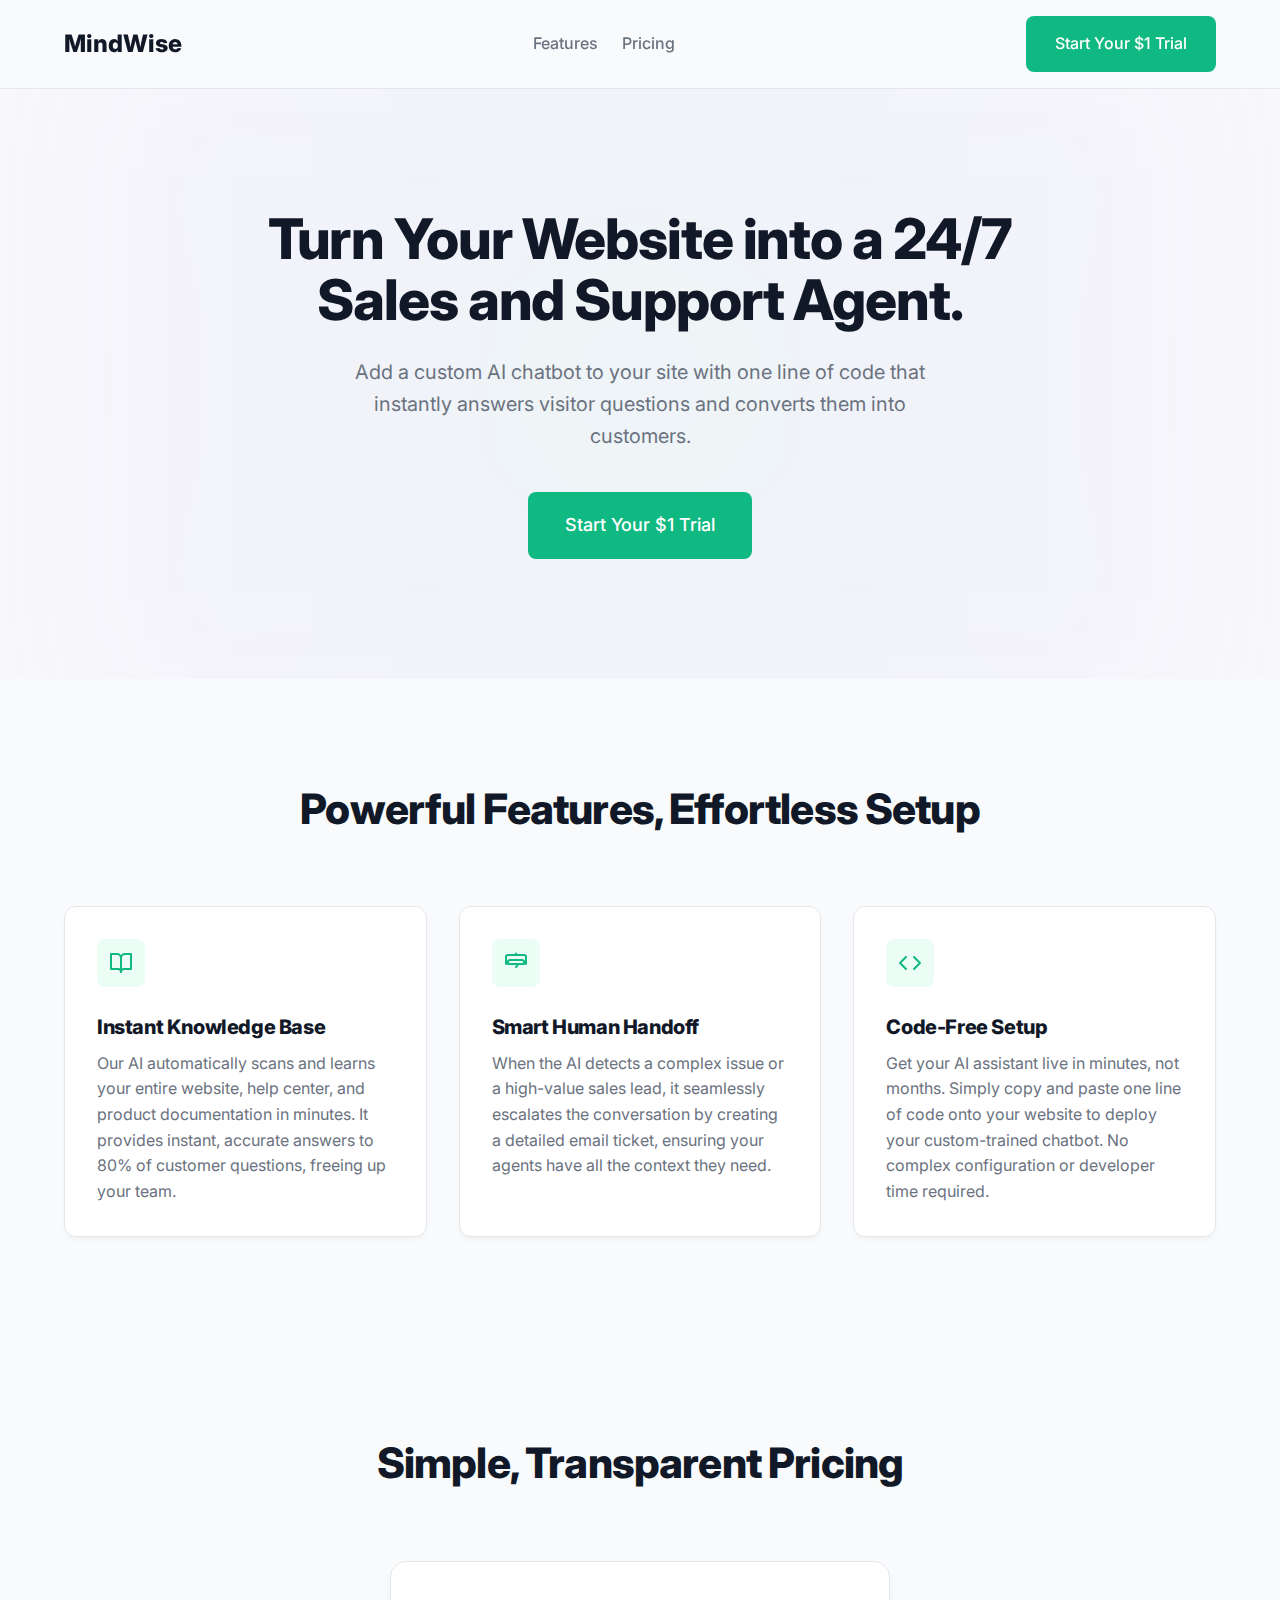
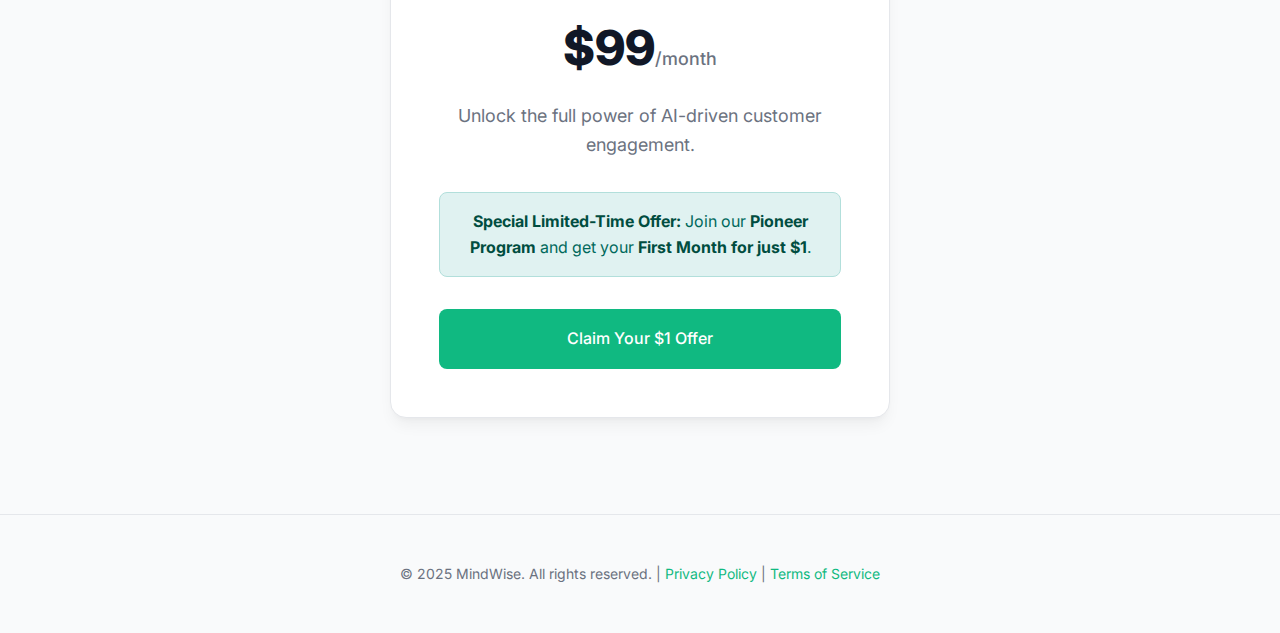
<file: index.html>
<!DOCTYPE html>
<html lang="en">
<head>
    <meta charset="UTF-8">
    <meta name="viewport" content="width=device-width, initial-scale=1.0">
    <title>MindWise | AI Chatbot for Your Website</title>
    <link rel="apple-touch-icon" sizes="180x180" href="/apple-touch-icon.png">
    <link rel="icon" type="image/png" sizes="32x32" href="/favicon-32x32.png">
    <link rel="icon" type="image/png" sizes="16x16" href="/favicon-16x16.png">
    <link rel="manifest" href="/site.webmanifest"> 
    <link rel="preconnect" href="https://fonts.googleapis.com">
    <link rel="preconnect" href="https://fonts.gstatic.com" crossorigin>
    <link href="https://fonts.googleapis.com/css2?family=Inter:wght@400;500;700;800&display=swap" rel="stylesheet">
    <style>
        /* ---------------------------------- */
        /* ----- Global Styles & Reset ---- */
        /* ---------------------------------- */
        :root {
            --bg-main: #F9FAFB;
            --text-primary: #111827;
            --text-secondary: #6B7280;
            --accent-primary: #10B981;
            --accent-primary-hover: #059669;
            --border-color: #E5E7EB;
            --card-bg: #FFFFFF;
        }

        * {
            margin: 0;
            padding: 0;
            box-sizing: border-box;
        }

        html {
            scroll-behavior: smooth;
        }

        body {
            font-family: 'Inter', -apple-system, BlinkMacSystemFont, "Segoe UI", Roboto, Helvetica, Arial, sans-serif;
            background-color: var(--bg-main);
            color: var(--text-primary);
            line-height: 1.6;
            -webkit-font-smoothing: antialiased;
            -moz-osx-font-smoothing: grayscale;
        }

        /* ---------------------------------- */
        /* ----- Layout & Containers ------ */
        /* ---------------------------------- */
        .container {
            max-width: 1200px;
            margin-left: auto;
            margin-right: auto;
            padding-left: 24px;
            padding-right: 24px;
        }

        main > section {
            padding: 96px 0;
        }

        /* ---------------------------------- */
        /* ----- Typography --------------- */
        /* ---------------------------------- */
        h1, h2, h3 {
            font-weight: 800;
            letter-spacing: -0.02em;
            color: var(--text-primary);
        }

        h1 {
            font-size: 56px;
            line-height: 1.1;
        }

        h2 {
            font-size: 42px;
            text-align: center;
            margin-bottom: 64px;
        }

        h3 {
            font-size: 20px;
            margin-bottom: 8px;
        }

        p {
            color: var(--text-secondary);
            font-size: 18px;
            max-width: 650px; /* Readability */
        }

        .sub-headline {
            font-size: 20px;
            margin-top: 24px;
        }
        
        a {
            color: var(--accent-primary);
            text-decoration: none;
            transition: color 0.2s ease;
        }

        a:hover {
            color: var(--accent-primary-hover);
        }

        /* ---------------------------------- */
        /* ----- Components --------------- */
        /* ---------------------------------- */
        .btn {
            display: inline-block;
            font-size: 16px;
            font-weight: 500;
            padding: 14px 28px;
            border-radius: 8px;
            text-decoration: none;
            cursor: pointer;
            border: 1px solid transparent;
            transition: all 0.2s ease-in-out;
        }

        .btn-primary {
            background-color: var(--accent-primary);
            color: #FFFFFF;
        }

        .btn-primary:hover {
            background-color: var(--accent-primary-hover);
            color: #FFFFFF;
            transform: translateY(-2px);
            box-shadow: 0 4px 12px rgba(0,0,0,0.1);
        }
        
        .btn-secondary {
            background-color: transparent;
            color: var(--text-secondary);
            border: 1px solid var(--border-color);
        }
        
        .btn-secondary:hover {
            background-color: var(--card-bg);
            border-color: #D1D5DB;
        }

        /* ---------------------------------- */
        /* ----- Header / Navigation ------ */
        /* ---------------------------------- */
        .main-header {
            background-color: rgba(249, 250, 251, 0.8);
            backdrop-filter: blur(10px);
            -webkit-backdrop-filter: blur(10px);
            padding: 16px 0;
            border-bottom: 1px solid var(--border-color);
            position: sticky;
            top: 0;
            z-index: 100; 
        }

        .main-header .container {
            display: flex;
            justify-content: space-between;
            align-items: center;
        }

        .logo {
            font-weight: 800;
            font-size: 24px;
            color: var(--text-primary);
        }

        .main-nav ul {
            list-style: none;
            display: flex;
            align-items: center;
            gap: 24px;
        }
        
        .nav-links a {
            color: var(--text-secondary);
            font-weight: 500;
        }
        
        .nav-actions {
            display: flex;
            align-items: center;
            gap: 16px;
        }

        /* ---------------------------------- */
        /* ----- Hero Section ------------- */
        /* ---------------------------------- */
        .hero-section {
            text-align: center;
            padding-top: 120px;
            padding-bottom: 120px;
            position: relative;
            overflow: hidden;
        }

        .hero-content {
            position: relative;
            z-index: 2;
        }

        .hero-section h1 {
            max-width: 800px;
            margin: 0 auto;
        }

        .hero-section .sub-headline {
            max-width: 600px;
            margin-left: auto;
            margin-right: auto;
        }
        
        .hero-section .cta-button {
            margin-top: 40px;
            font-size: 18px;
            padding: 18px 36px;
        }
        
        .background-gradient {
            position: absolute;
            top: 50%;
            left: 50%;
            transform: translate(-50%, -50%);
            width: 1200px;
            height: 800px;
            background: radial-gradient(circle, rgba(16, 185, 129, 0.1), rgba(99, 102, 241, 0.1) 40%, rgba(192, 132, 252, 0.1) 80%);
            filter: blur(100px);
            opacity: 0.5;
            z-index: 1;
        }
        
        /* ---------------------------------- */
        /* ----- Features Section --------- */
        /* ---------------------------------- */
        .features-grid {
            display: grid;
            grid-template-columns: repeat(3, 1fr);
            gap: 32px;
            margin-top: 64px;
        }

        .feature-card {
            background-color: var(--card-bg);
            border: 1px solid var(--border-color);
            border-radius: 12px;
            padding: 32px;
            text-align: left;
            box-shadow: 0 4px 6px -1px rgba(0, 0, 0, 0.03), 0 2px 4px -2px rgba(0, 0, 0, 0.03);
            transition: transform 0.2s ease, box-shadow 0.2s ease;
        }
        
        .feature-card:hover {
            transform: translateY(-5px);
            box-shadow: 0 10px 15px -3px rgba(0, 0, 0, 0.07), 0 4px 6px -4px rgba(0, 0, 0, 0.07);
        }

        .feature-card .icon {
            margin-bottom: 24px;
            background-color: #ECFDF5;
            color: var(--accent-primary);
            width: 48px;
            height: 48px;
            border-radius: 8px;
            display: flex;
            align-items: center;
            justify-content: center;
        }
        
        .feature-card p {
            font-size: 16px;
        }

        /* ---------------------------------- */
        /* ----- Pricing Section ---------- */
        /* ---------------------------------- */
        .pricing-section .container {
            display: flex;
            flex-direction: column;
            align-items: center;
        }
        
        .pricing-card {
            background-color: var(--card-bg);
            border: 1px solid var(--border-color);
            border-radius: 16px;
            padding: 48px;
            max-width: 500px;
            width: 100%;
            text-align: center;
            box-shadow: 0 10px 15px -3px rgba(0, 0, 0, 0.05), 0 4px 6px -4px rgba(0, 0, 0, 0.05);
        }

        .price {
            font-size: 48px;
            font-weight: 800;
            color: var(--text-primary);
        }
        
        .price .period {
            font-size: 18px;
            font-weight: 500;
            color: var(--text-secondary);
        }
        
        .pioneer-offer {
            background-color: #E0F2F1;
            border: 1px solid #B2DFDB;
            color: #00796B;
            border-radius: 8px;
            padding: 16px;
            margin-top: 32px;
            margin-bottom: 32px;
        }
        
        .pioneer-offer strong {
            color: #004D40;
        }
        
        /* ---------------------------------- */
        /* ----- Footer ------------------- */
        /* ---------------------------------- */
        .main-footer {
            padding: 48px 0;
            border-top: 1px solid var(--border-color);
            text-align: center;
        }
        
        .main-footer p {
            font-size: 14px;
            color: var(--text-secondary);
            margin: 0 auto;
        }

        /* ---------------------------------- */
        /* ----- Responsive Design -------- */
        /* ---------------------------------- */
        @media (max-width: 992px) {
            h1 { font-size: 48px; }
            h2 { font-size: 36px; }
        }

        @media (max-width: 768px) {
            main > section {
                padding: 64px 0;
            }
            
            h1 { font-size: 36px; }
            h2 { font-size: 30px; margin-bottom: 48px; }
            
            .main-nav { display: none; } /* Simple responsive approach */

            .features-grid {
                grid-template-columns: 1fr;
                gap: 24px;
            }

            .pricing-card {
                padding: 32px;
            }
        }

    </style>
</head>
<body>

    <!-- ======================= -->
    <!--      Header             -->
    <!-- ======================= -->
    <header class="main-header">
        <div class="container">
            <a href="#" class="logo">MindWise</a>
            <nav class="main-nav">
                <ul>
                    <li class="nav-links"><a href="#features">Features</a></li>
                    <li class="nav-links"><a href="pricing.html">Pricing</a></li>
                </ul>
            </nav>
            <div class="nav-actions">
                <a href="register.html" class="btn btn-primary">Start Your $1 Trial</a>
            </div>
        </div>
    </header>

    <main>

        <!-- ======================= -->
        <!--      Hero Section       -->
        <!-- ======================= -->
        <section class="hero-section" id="hero">
            <div class="background-gradient"></div>
            <div class="container">
                <div class="hero-content">
                    <h1>Turn Your Website into a 24/7 Sales and Support Agent.</h1>
                    <p class="sub-headline">Add a custom AI chatbot to your site with one line of code that instantly answers visitor questions and converts them into customers.</p>
                    <a href="register.html" class="btn btn-primary cta-button">Start Your $1 Trial</a>
                </div>
            </div>
        </section>

        <!-- ======================= -->
        <!--    Features Section     -->
        <!-- ======================= -->
        <section class="features-section" id="features">
            <div class="container">
                <h2>Powerful Features, Effortless Setup</h2>
                <div class="features-grid">
                    <!-- Feature 1 -->
                    <div class="feature-card">
                        <div class="icon">
                            <svg xmlns="http://www.w3.org/2000/svg" width="24" height="24" viewBox="0 0 24 24" fill="none" stroke="currentColor" stroke-width="2" stroke-linecap="round" stroke-linejoin="round"><path d="M2 3h6a4 4 0 0 1 4 4v14a3 3 0 0 0-3-3H2z"></path><path d="M22 3h-6a4 4 0 0 0-4 4v14a3 3 0 0 1 3-3h7z"></path></svg>
                        </div>
                        <h3>Instant Knowledge Base</h3>
                        <p>Our AI automatically scans and learns your entire website, help center, and product documentation in minutes. It provides instant, accurate answers to 80% of customer questions, freeing up your team.</p>
                    </div>
                    <!-- Feature 2 -->
                    <div class="feature-card">
                        <div class="icon">
                            <svg xmlns="http://www.w3.org/2000/svg" width="24" height="24" viewBox="0 0 24 24" fill="none" stroke="currentColor" stroke-width="2" stroke-linecap="round" stroke-linejoin="round"><path d="M18 9a2 2 0 0 1 2 2v2H4v-2a2 2 0 0 1 2-2Z"></path><path d="M9 13h6"></path><path d="m12 16 1.5-1.5"></path><path d="M22 13V6a2 2 0 0 0-2-2H4a2 2 0 0 0-2 2v7"></path><path d="M12 4v-1.5"></path></svg>
                        </div>
                        <h3>Smart Human Handoff</h3>
                        <p>When the AI detects a complex issue or a high-value sales lead, it seamlessly escalates the conversation by creating a detailed email ticket, ensuring your agents have all the context they need.</p>
                    </div>
                    <!-- Feature 3 -->
                    <div class="feature-card">
                        <div class="icon">
                            <svg xmlns="http://www.w3.org/2000/svg" width="24" height="24" viewBox="0 0 24 24" fill="none" stroke="currentColor" stroke-width="2" stroke-linecap="round" stroke-linejoin="round"><polyline points="16 18 22 12 16 6"></polyline><polyline points="8 6 2 12 8 18"></polyline></svg>
                        </div>
                        <h3>Code-Free Setup</h3>
                        <p>Get your AI assistant live in minutes, not months. Simply copy and paste one line of code onto your website to deploy your custom-trained chatbot. No complex configuration or developer time required.</p>
                    </div>
                </div>
            </div>
        </section>

        <!-- ======================= -->
        <!--    Pricing Section      -->
        <!-- ======================= -->
        <section class="pricing-section" id="pricing">
            <div class="container">
                <h2>Simple, Transparent Pricing</h2>
                <div class="pricing-card">
                    <p class="price">$99<span class="period">/month</span></p>
                    <p style="margin-top: 16px;">Unlock the full power of AI-driven customer engagement.</p>
                    
                    <div class="pioneer-offer">
                        <p style="font-size: 16px; color: #00695C;"><strong>Special Limited-Time Offer:</strong> Join our <strong>Pioneer Program</strong> and get your <strong>First Month for just $1</strong>.</p>
                    </div>
                    
                    <a href="register.html" class="btn btn-primary" style="width: 100%; padding: 16px;">Claim Your $1 Offer</a>
                </div>
            </div>
        </section>

    </main>

    <!-- ======================= -->
    <!--      Footer             -->
    <!-- ======================= -->
    <footer class="main-footer">
        <div class="container">
           <p>© 2025 MindWise. All rights reserved. | <a href="privacy.html">Privacy Policy</a> | <a href="terms.html">Terms of Service</a></p>
        </div>
    </footer>

</body>
</html>
</file>
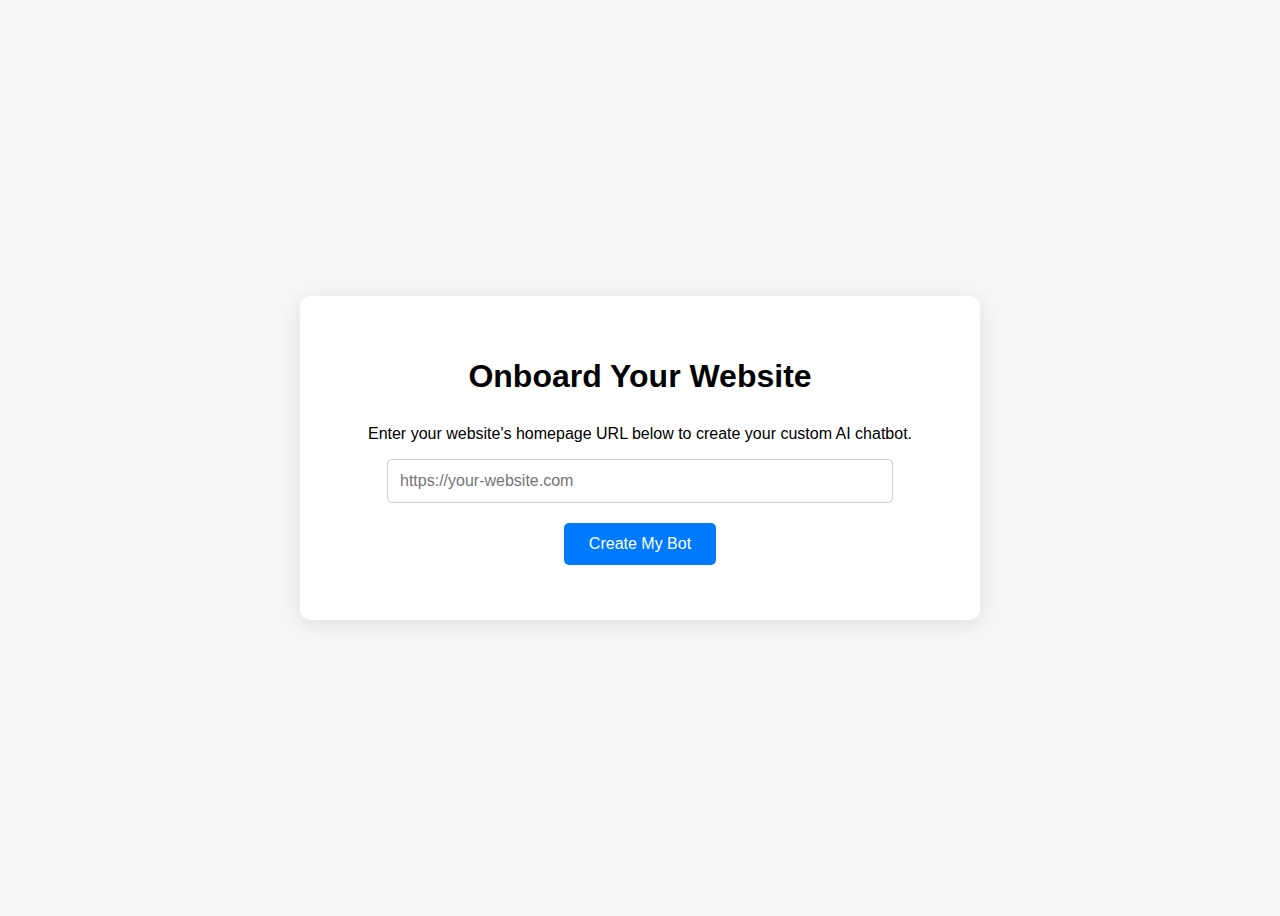
<file: dashboard.html>
<!DOCTYPE html>
<html lang="en">
<head>
    <meta charset="UTF-8">
    <title>Chatbot Service - Client Dashboard</title>
    <style>
        body { font-family: sans-serif; display: flex; justify-content: center; align-items: center; height: 100vh; background-color: #f4f7f6; }
        .dashboard { background: white; padding: 40px; border-radius: 10px; box-shadow: 0 4px 20px rgba(0,0,0,0.1); text-align: center; width: 600px; }
        h1 { margin-bottom: 30px; }
        input[type="url"] { width: 80%; padding: 12px; border: 1px solid #ccc; border-radius: 5px; font-size: 1rem; }
        button { padding: 12px 25px; border: none; background-color: #007bff; color: white; border-radius: 5px; cursor: pointer; font-size: 1rem; margin-top: 20px; }
        #snippet-container { margin-top: 30px; text-align: left; display: none; }
        textarea { width: 100%; height: 120px; font-family: monospace; font-size: 0.9rem; }
        #status { margin-top: 15px; font-style: italic; }
    </style>
</head>
<body>
    <div class="dashboard">
        <h1>Onboard Your Website</h1>
        <p>Enter your website's homepage URL below to create your custom AI chatbot.</p>
        <input type="url" id="website-url" placeholder="https://your-website.com">
        <br>
        <button id="create-bot-btn">Create My Bot</button>
        <div id="status"></div>

        <div id="snippet-container">
            <h3>Installation Complete!</h3>
            <p>Paste this single line of code just before the closing `&lt;/body&gt;` tag on your website.</p>
            <textarea id="snippet-code" readonly></textarea>
        </div>
    </div>

    <script>
        document.getElementById('create-bot-btn').addEventListener('click', async () => {
            const url = document.getElementById('website-url').value.trim();
            const statusDiv = document.getElementById('status');
            const snippetContainer = document.getElementById('snippet-container');

            if (!url) {
                statusDiv.textContent = 'Please enter a valid URL.';
                return;
            }

            statusDiv.textContent = 'Learning your website... This may take up to a minute.';
            snippetContainer.style.display = 'none';

            try {
                // UPDATED: Pointing to your Render backend
                const response = await fetch('https://innovatelead-backend.onrender.com/onboard', { 
                    method: 'POST',
                    headers: { 'Content-Type': 'application/json' },
                    body: JSON.stringify({ website_url: url })
                });

                const data = await response.json();

                if (response.ok) {
                    statusDiv.textContent = 'Success! Your chatbot is ready.';
                    // UPDATED: Script tag URL to point to your Render backend
                    const snippetCode = `<script src="https://innovatelead-backend.onrender.com/script.js" data-client-id="${data.clientId}" defer><\/script>`;
                    document.getElementById('snippet-code').value = snippetCode;
                    snippetContainer.style.display = 'block';
                } else {
                    throw new Error(data.error || 'An unknown error occurred.');
                }
            } catch (error) {
                statusDiv.textContent = `Error: ${error.message}`;
            }
        });
    </script>
</body>
</html>
</file>
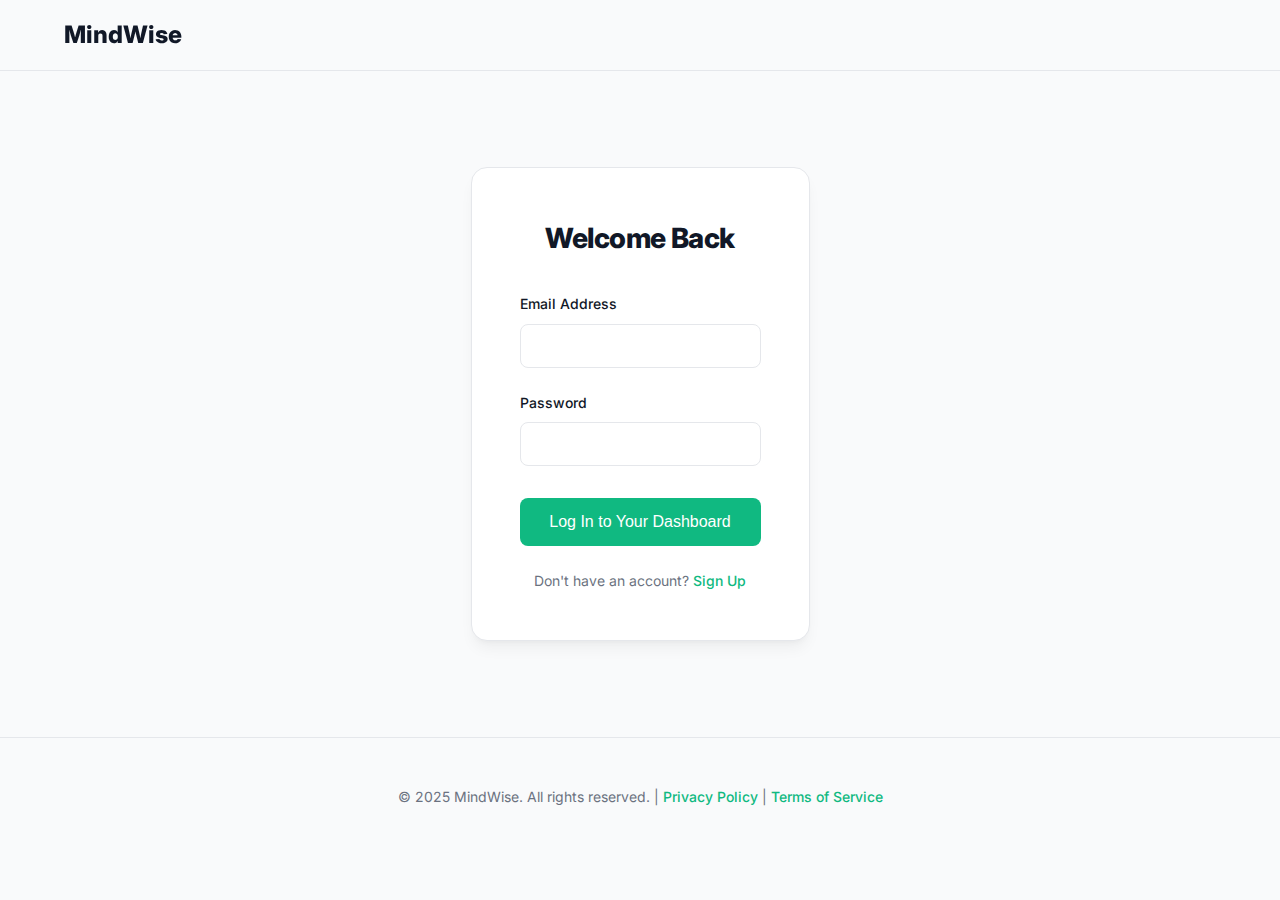
<file: login.html>
<!DOCTYPE html>
<html lang="en">
<head>
    <meta charset="UTF-8">
    <meta name="viewport" content="width=device-width, initial-scale=1.0">
    <title>Login | MindWise</title>
    <link rel="apple-touch-icon" sizes="180x180" href="/apple-touch-icon.png">
    <link rel="icon" type="image/png" sizes="32x32" href="/favicon-32x32.png">
    <link rel="icon" type="image/png" sizes="16x16" href="/favicon-16x16.png">
    <link rel="manifest" href="/site.webmanifest"> 
    <link rel="preconnect" href="https://fonts.googleapis.com">
    <link rel="preconnect" href="https://fonts.gstatic.com" crossorigin>
    <link href="https://fonts.googleapis.com/css2?family=Inter:wght@400;500;700;800&display=swap" rel="stylesheet">
    <style>
        /* ---------------------------------- */
        /* ----- Global Styles & Reset ---- */
        /* ---------------------------------- */
        :root {
            --bg-main: #F9FAFB;
            --text-primary: #111827;
            --text-secondary: #6B7280;
            --accent-primary: #10B981;
            --accent-primary-hover: #059669;
            --border-color: #E5E7EB;
            --card-bg: #FFFFFF;
        }

        * {
            margin: 0;
            padding: 0;
            box-sizing: border-box;
        }

        html {
            scroll-behavior: smooth;
        }

        body {
            font-family: 'Inter', -apple-system, BlinkMacSystemFont, "Segoe UI", Roboto, Helvetica, Arial, sans-serif;
            background-color: var(--bg-main);
            color: var(--text-primary);
            line-height: 1.6;
            -webkit-font-smoothing: antialiased;
            -moz-osx-font-smoothing: grayscale;
        }

        /* ---------------------------------- */
        /* ----- Layout & Containers ------ */
        /* ---------------------------------- */
        .container {
            max-width: 1200px;
            margin-left: auto;
            margin-right: auto;
            padding-left: 24px;
            padding-right: 24px;
        }

        main > section {
            padding: 96px 0;
        }
        
        .section-centered {
            display: flex;
            flex-direction: column;
            align-items: center;
            text-align: center;
        }

        /* ---------------------------------- */
        /* ----- Typography --------------- */
        /* ---------------------------------- */
        h1, h2, h3, h4 {
            font-weight: 800;
            letter-spacing: -0.02em;
            color: var(--text-primary);
        }

        h2 {
            font-size: 36px;
            margin-bottom: 48px;
        }

        p {
            color: var(--text-secondary);
            font-size: 18px;
            max-width: 650px;
        }

        a {
            color: var(--accent-primary);
            text-decoration: none;
            transition: color 0.2s ease;
            font-weight: 500;
        }

        a:hover {
            color: var(--accent-primary-hover);
            text-decoration: underline;
        }

        /* ---------------------------------- */
        /* ----- Components --------------- */
        /* ---------------------------------- */
        .btn {
            display: inline-block;
            font-size: 16px;
            font-weight: 500;
            padding: 14px 28px;
            border-radius: 8px;
            text-decoration: none;
            cursor: pointer;
            border: 1px solid transparent;
            transition: all 0.2s ease-in-out;
            width: 100%;
        }

        .btn-primary {
            background-color: var(--accent-primary);
            color: #FFFFFF;
        }

        .btn-primary:hover {
            background-color: var(--accent-primary-hover);
            color: #FFFFFF;
            transform: translateY(-2px);
            box-shadow: 0 4px 12px rgba(0,0,0,0.1);
        }
        
        /* ---------------------------------- */
        /* ----- Header / Navigation ------ */
        /* ---------------------------------- */
        .main-header {
            background-color: rgba(249, 250, 251, 0.8);
            backdrop-filter: blur(10px);
            -webkit-backdrop-filter: blur(10px);
            padding: 16px 0;
            border-bottom: 1px solid var(--border-color);
        }

        .main-header .container {
            display: flex;
            justify-content: space-between;
            align-items: center;
        }

        .logo {
            font-weight: 800;
            font-size: 24px;
            color: var(--text-primary);
        }

        .logo:hover {
            text-decoration: none;
        }
        
        /* ---------------------------------- */
        /* ----- Auth Forms --------------- */
        /* ---------------------------------- */
        .auth-card {
            background-color: var(--card-bg);
            border: 1px solid var(--border-color);
            border-radius: 16px;
            padding: 48px;
            max-width: 480px;
            width: 100%;
            text-align: left;
            box-shadow: 0 10px 15px -3px rgba(0, 0, 0, 0.05), 0 4px 6px -4px rgba(0, 0, 0, 0.05);
        }

        .auth-card h2 {
            font-size: 28px;
            text-align: center;
            margin-bottom: 32px;
        }

        .form-group {
            margin-bottom: 24px;
        }

        .form-group label {
            display: block;
            font-size: 14px;
            font-weight: 500;
            color: var(--text-primary);
            margin-bottom: 8px;
        }

        .form-group input {
            width: 100%;
            padding: 12px 16px;
            font-size: 16px;
            border: 1px solid var(--border-color);
            border-radius: 8px;
            transition: border-color 0.2s ease, box-shadow 0.2s ease;
        }

        .form-group input:focus {
            outline: none;
            border-color: var(--accent-primary);
            box-shadow: 0 0 0 3px rgba(16, 185, 129, 0.2);
        }
        
        .form-footer-link {
            text-align: center;
            margin-top: 24px;
            font-size: 14px;
            color: var(--text-secondary);
        }

        /* ---------------------------------- */
        /* ----- Footer ------------------- */
        /* ---------------------------------- */
        .main-footer {
            padding: 48px 0;
            border-top: 1px solid var(--border-color);
            text-align: center;
        }
        
        .main-footer p {
            font-size: 14px;
            color: var(--text-secondary);
            margin: 0 auto;
        }
    </style>
</head>
<body>

    <header class="main-header">
        <div class="container">
            <a href="index.html" class="logo">MindWise</a>
        </div>
    </header>

    <main>
        <section class="auth-section section-centered">
            <div class="container">
                <div class="auth-card">
                    <h2>Welcome Back</h2>
                   <form method="POST" action="https://innovatelead-api.onrender.com/login">
                        <div class="form-group">
                            <label for="email">Email Address</label>
                            <input type="email" id="email" name="email" required>
                        </div>
                        <div class="form-group">
                            <label for="password">Password</label>
                            <input type="password" id="password" name="password" required>
                        </div>
                        <div class="form-group" style="margin-top: 32px;">
                            <button type="submit" class="btn btn-primary">Log In to Your Dashboard</button>
                        </div>
                    <p class="form-footer-link">
                        Don't have an account? <a href="register.html">Sign Up</a>
                    </p>
                </div>
            </div>
        </section>
    </main>

    <footer class="main-footer">
        <div class="container">
            <p>© 2025 MindWise. All rights reserved. | <a href="privacy.html">Privacy Policy</a> | <a href="terms.html">Terms of Service</a></p>
        </div>
    </footer>

</body>
</html>
</file>
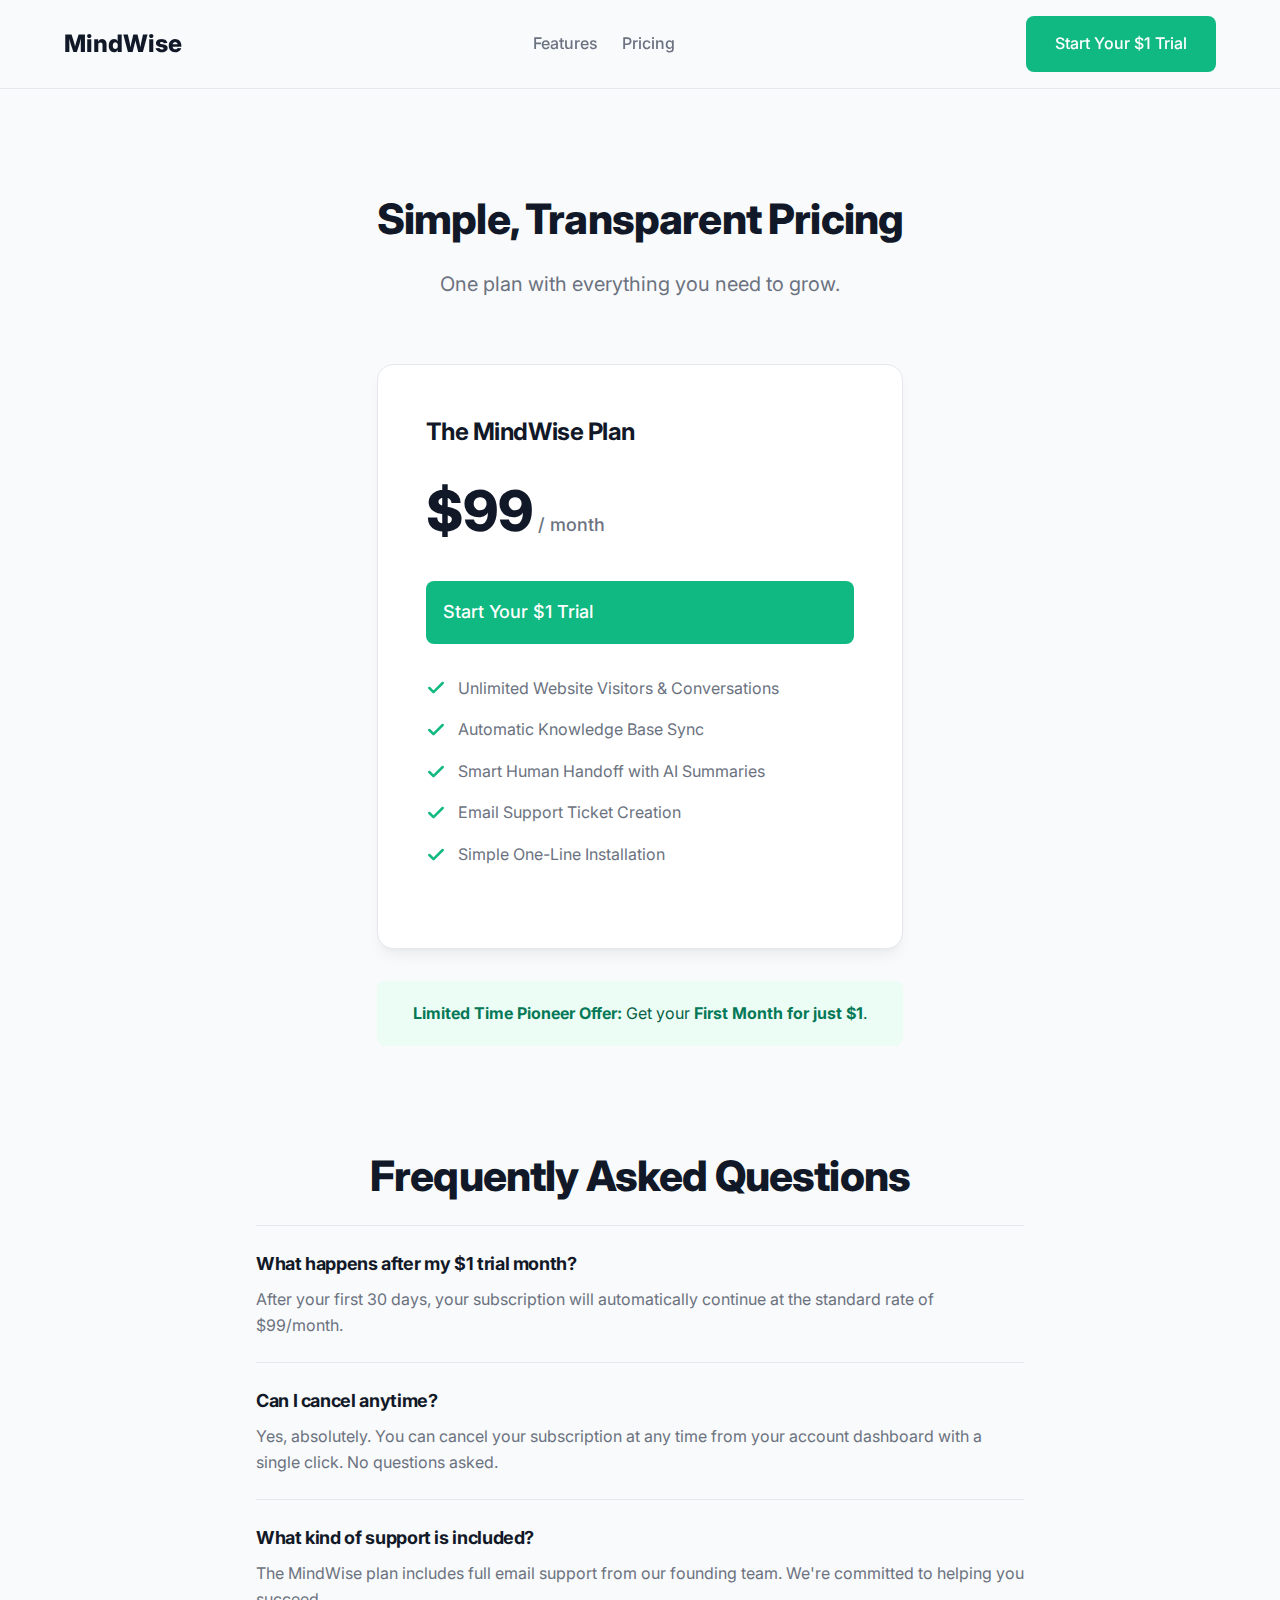
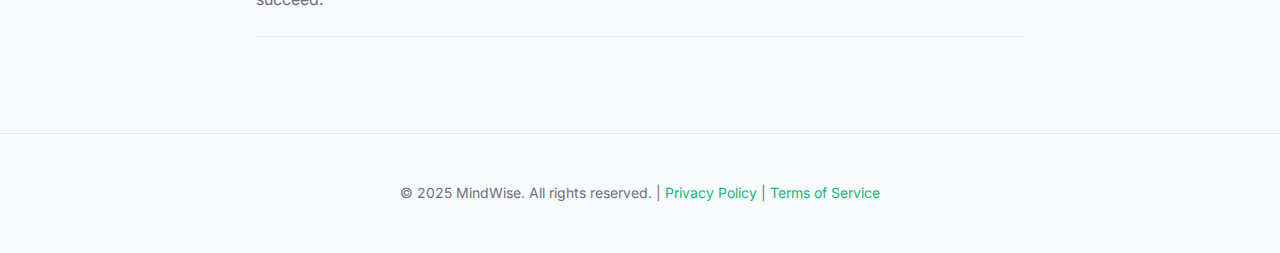
<file: pricing.html>
<!DOCTYPE html>
<html lang="en">
<head>
    <meta charset="UTF-8">
    <meta name="viewport" content="width=device-width, initial-scale=1.0">
    <title>Pricing | MindWise</title>
    <link rel="apple-touch-icon" sizes="180x180" href="/apple-touch-icon.png">
    <link rel="icon" type="image/png" sizes="32x32" href="/favicon-32x32.png">
    <link rel="icon" type="image/png" sizes="16x16" href="/favicon-16x16.png">
    <link rel="manifest" href="/site.webmanifest"> 
    <link rel="preconnect" href="https://fonts.googleapis.com">
    <link rel="preconnect" href="https://fonts.gstatic.com" crossorigin>
    <link href="https://fonts.googleapis.com/css2?family=Inter:wght@400;500;700;800&display=swap" rel="stylesheet">
    <style>
        /* ---------------------------------- */
        /* ----- Global Styles & Reset ---- */
        /* ---------------------------------- */
        :root {
            --bg-main: #F9FAFB;
            --text-primary: #111827;
            --text-secondary: #6B7280;
            --accent-primary: #10B981;
            --accent-primary-hover: #059669;
            --border-color: #E5E7EB;
            --card-bg: #FFFFFF;
        }

        * {
            margin: 0;
            padding: 0;
            box-sizing: border-box;
        }

        html {
            scroll-behavior: smooth;
        }

        body {
            font-family: 'Inter', -apple-system, BlinkMacSystemFont, "Segoe UI", Roboto, Helvetica, Arial, sans-serif;
            background-color: var(--bg-main);
            color: var(--text-primary);
            line-height: 1.6;
            -webkit-font-smoothing: antialiased;
            -moz-osx-font-smoothing: grayscale;
        }

        /* ---------------------------------- */
        /* ----- Layout & Containers ------ */
        /* ---------------------------------- */
        .container {
            max-width: 1200px;
            margin-left: auto;
            margin-right: auto;
            padding-left: 24px;
            padding-right: 24px;
        }

        main > section {
            padding: 96px 0;
        }
        
        .section-centered {
            display: flex;
            flex-direction: column;
            align-items: center;
            text-align: center;
        }

        /* ---------------------------------- */
        /* ----- Typography --------------- */
        /* ---------------------------------- */
        h1, h2, h3, h4 {
            font-weight: 800;
            letter-spacing: -0.02em;
            color: var(--text-primary);
        }

        h1 {
            font-size: 56px;
            line-height: 1.1;
        }

        h2 {
            font-size: 42px;
            margin-bottom: 16px;
        }

        h3 {
            font-size: 20px;
            margin-bottom: 8px;
        }
        
        h4 {
            font-size: 18px;
            font-weight: 700;
            margin-bottom: 8px;
        }

        p {
            color: var(--text-secondary);
            font-size: 18px;
            max-width: 650px;
        }

        .sub-headline {
            font-size: 20px;
            margin-bottom: 64px;
        }
        
        a {
            color: var(--accent-primary);
            text-decoration: none;
            transition: color 0.2s ease;
        }

        a:hover {
            color: var(--accent-primary-hover);
        }

        /* ---------------------------------- */
        /* ----- Components --------------- */
        /* ---------------------------------- */
        .btn {
            display: inline-block;
            font-size: 16px;
            font-weight: 500;
            padding: 14px 28px;
            border-radius: 8px;
            text-decoration: none;
            cursor: pointer;
            border: 1px solid transparent;
            transition: all 0.2s ease-in-out;
        }

        .btn-primary {
            background-color: var(--accent-primary);
            color: #FFFFFF;
        }

        .btn-primary:hover {
            background-color: var(--accent-primary-hover);
            color: #FFFFFF;
            transform: translateY(-2px);
            box-shadow: 0 4px 12px rgba(0,0,0,0.1);
        }
        
        /* ---------------------------------- */
        /* ----- Header / Navigation ------ */
        /* ---------------------------------- */
        .main-header {
            background-color: rgba(249, 250, 251, 0.8);
            backdrop-filter: blur(10px);
            -webkit-backdrop-filter: blur(10px);
            padding: 16px 0;
            border-bottom: 1px solid var(--border-color);
            position: sticky;
            top: 0;
            z-index: 100;
        }

        .main-header .container {
            display: flex;
            justify-content: space-between;
            align-items: center;
        }

        .logo {
            font-weight: 800;
            font-size: 24px;
            color: var(--text-primary);
        }

        .main-nav ul {
            list-style: none;
            display: flex;
            align-items: center;
            gap: 24px;
        }
        
        .main-nav a {
            color: var(--text-secondary);
            font-weight: 500;
        }

        /* ---------------------------------- */
        /* ----- Pricing Section ---------- */
        /* ---------------------------------- */
        .pricing-card {
            background-color: var(--card-bg);
            border: 1px solid var(--border-color);
            border-radius: 16px;
            padding: 48px;
            max-width: 600px;
            width: 100%;
            text-align: left;
            box-shadow: 0 10px 15px -3px rgba(0, 0, 0, 0.05), 0 4px 6px -4px rgba(0, 0, 0, 0.05);
        }
        
        .pricing-card .plan-name {
            font-weight: 700;
            font-size: 24px;
            margin-bottom: 16px;
        }

        .pricing-card .price {
            font-size: 56px;
            font-weight: 800;
            color: var(--text-primary);
            margin-bottom: 24px;
        }
        
        .pricing-card .price .period {
            font-size: 18px;
            font-weight: 500;
            color: var(--text-secondary);
        }
        
        .features-list {
            list-style: none;
            margin: 32px 0;
            text-align: left;
        }

        .features-list li {
            display: flex;
            align-items: center;
            gap: 12px;
            font-size: 16px;
            color: var(--text-secondary);
            margin-bottom: 16px;
        }
        
        .features-list li svg {
            color: var(--accent-primary);
            flex-shrink: 0;
        }

        .pioneer-offer {
            background-color: #ECFDF5;
            border-radius: 8px;
            padding: 20px;
            margin-top: 40px;
            text-align: center;
        }
        
        .pioneer-offer p {
            font-size: 16px; 
            color: #065F46;
            margin: 0;
        }
        
        .pioneer-offer strong {
            color: #047857;
        }

        /* ---------------------------------- */
        /* ----- FAQ Section -------------- */
        /* ---------------------------------- */
        .faq-section {
            padding-top: 0; /* It follows the pricing section */
        }
        
        .faq-container {
            max-width: 768px;
            margin: 0 auto;
            text-align: left;
        }
        
        .faq-item {
            border-top: 1px solid var(--border-color);
            padding: 24px 0;
        }
        
        .faq-item:last-child {
            border-bottom: 1px solid var(--border-color);
        }
        
        .faq-item p {
            font-size: 16px;
            max-width: 100%; /* Override default max-width for readability */
        }
        
        /* ---------------------------------- */
        /* ----- Footer ------------------- */
        /* ---------------------------------- */
        .main-footer {
            padding: 48px 0;
            border-top: 1px solid var(--border-color);
            text-align: center;
        }
        
        .main-footer p {
            font-size: 14px;
            color: var(--text-secondary);
            margin: 0 auto;
        }
        
        /* ---------------------------------- */
        /* ----- Responsive Design -------- */
        /* ---------------------------------- */
        @media (max-width: 768px) {
            main > section {
                padding: 64px 0;
            }
            h2 { font-size: 30px; }
            .sub-headline { font-size: 18px; margin-bottom: 48px; }
            .main-nav { display: none; }
            .pricing-card { padding: 32px; }
        }

    </style>
</head>
<body>

    <!-- ======================= -->
    <!--      Header             -->
    <!-- ======================= -->
    <header class="main-header">
        <div class="container">
            <a href="index.html" class="logo">MindWise</a>
            <nav class="main-nav">
                <ul>
                    <li><a href="index.html">Features</a></li>
                    <li><a href="pricing.html">Pricing</a></li>
                </ul>
            </nav>
            <div class="nav-actions">
                <a href="register.html" class="btn btn-primary">Start Your $1 Trial</a>
            </div>
        </div>
    </header>

    <main>

        <!-- ======================= -->
        <!--    Pricing Section      -->
        <!-- ======================= -->
        <section id="pricing" class="section-centered">
            <div class="container">
                <h2>Simple, Transparent Pricing</h2>
                <p class="sub-headline">One plan with everything you need to grow.</p>

                <div class="pricing-card">
                    <h3 class="plan-name">The MindWise Plan</h3>
                    <p class="price">$99<span class="period"> / month</span></p>
                    
                    <a href="register.html" class="btn btn-primary" style="width: 100%; padding: 16px; font-size: 18px;">Start Your $1 Trial</a>

                    <ul class="features-list">
                        <li>
                            <svg xmlns="http://www.w3.org/2000/svg" width="20" height="20" viewBox="0 0 24 24" fill="none" stroke="currentColor" stroke-width="3" stroke-linecap="round" stroke-linejoin="round"><polyline points="20 6 9 17 4 12"></polyline></svg>
                            Unlimited Website Visitors & Conversations
                        </li>
                        <li>
                            <svg xmlns="http://www.w3.org/2000/svg" width="20" height="20" viewBox="0 0 24 24" fill="none" stroke="currentColor" stroke-width="3" stroke-linecap="round" stroke-linejoin="round"><polyline points="20 6 9 17 4 12"></polyline></svg>
                            Automatic Knowledge Base Sync
                        </li>
                        <li>
                            <svg xmlns="http://www.w3.org/2000/svg" width="20" height="20" viewBox="0 0 24 24" fill="none" stroke="currentColor" stroke-width="3" stroke-linecap="round" stroke-linejoin="round"><polyline points="20 6 9 17 4 12"></polyline></svg>
                            Smart Human Handoff with AI Summaries
                        </li>
                        <li>
                            <svg xmlns="http://www.w3.org/2000/svg" width="20" height="20" viewBox="0 0 24 24" fill="none" stroke="currentColor" stroke-width="3" stroke-linecap="round" stroke-linejoin="round"><polyline points="20 6 9 17 4 12"></polyline></svg>
                            Email Support Ticket Creation
                        </li>
                        <li>
                            <svg xmlns="http://www.w3.org/2000/svg" width="20" height="20" viewBox="0 0 24 24" fill="none" stroke="currentColor" stroke-width="3" stroke-linecap="round" stroke-linejoin="round"><polyline points="20 6 9 17 4 12"></polyline></svg>
                            Simple One-Line Installation
                        </li>
                    </ul>
                </div>
                
                <div class="pioneer-offer" style="max-width: 600px; width: 100%; margin: 32px auto 0 auto;">
                    <p><strong>Limited Time Pioneer Offer:</strong> Get your <strong>First Month for just $1</strong>.</p>
                </div>
            </div>
        </section>

        <!-- ======================= -->
        <!--      FAQ Section        -->
        <!-- ======================= -->
        <section class="faq-section" id="faq">
            <div class="container section-centered">
                <h2>Frequently Asked Questions</h2>
                <div class="faq-container">
                    <div class="faq-item">
                        <h4>What happens after my $1 trial month?</h4>
                        <p>After your first 30 days, your subscription will automatically continue at the standard rate of $99/month.</p>
                    </div>
                    <div class="faq-item">
                        <h4>Can I cancel anytime?</h4>
                        <p>Yes, absolutely. You can cancel your subscription at any time from your account dashboard with a single click. No questions asked.</p>
                    </div>
                    <div class="faq-item">
                        <h4>What kind of support is included?</h4>
                        <p>The MindWise plan includes full email support from our founding team. We're committed to helping you succeed.</p>
                    </div>
                </div>
            </div>
        </section>

    </main>

    <!-- ======================= -->
    <!--      Footer             -->
    <!-- ======================= -->
    <footer class="main-footer">
        <div class="container">
            <p>© 2025 MindWise. All rights reserved. | <a href="privacy.html">Privacy Policy</a> | <a href="terms.html">Terms of Service</a></p>
        </div>
    </footer>

</body>
</html>
</file>
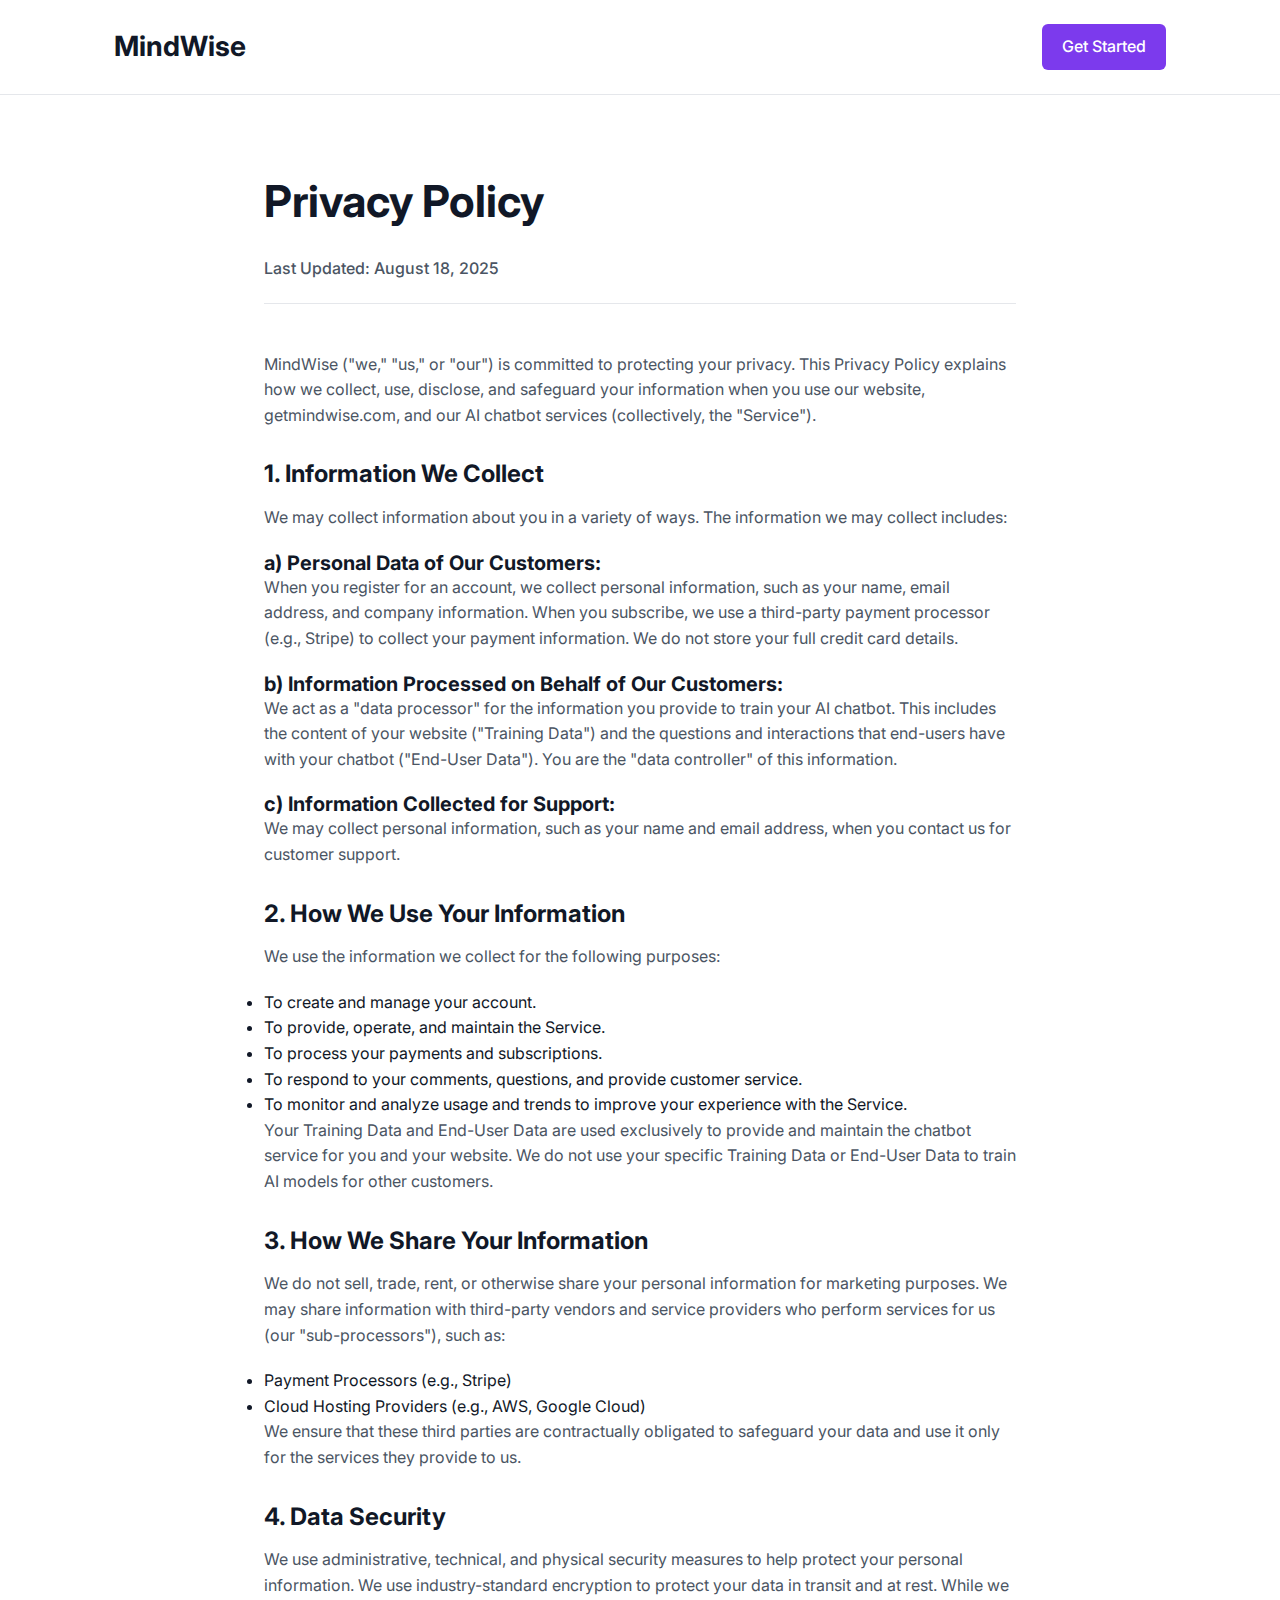
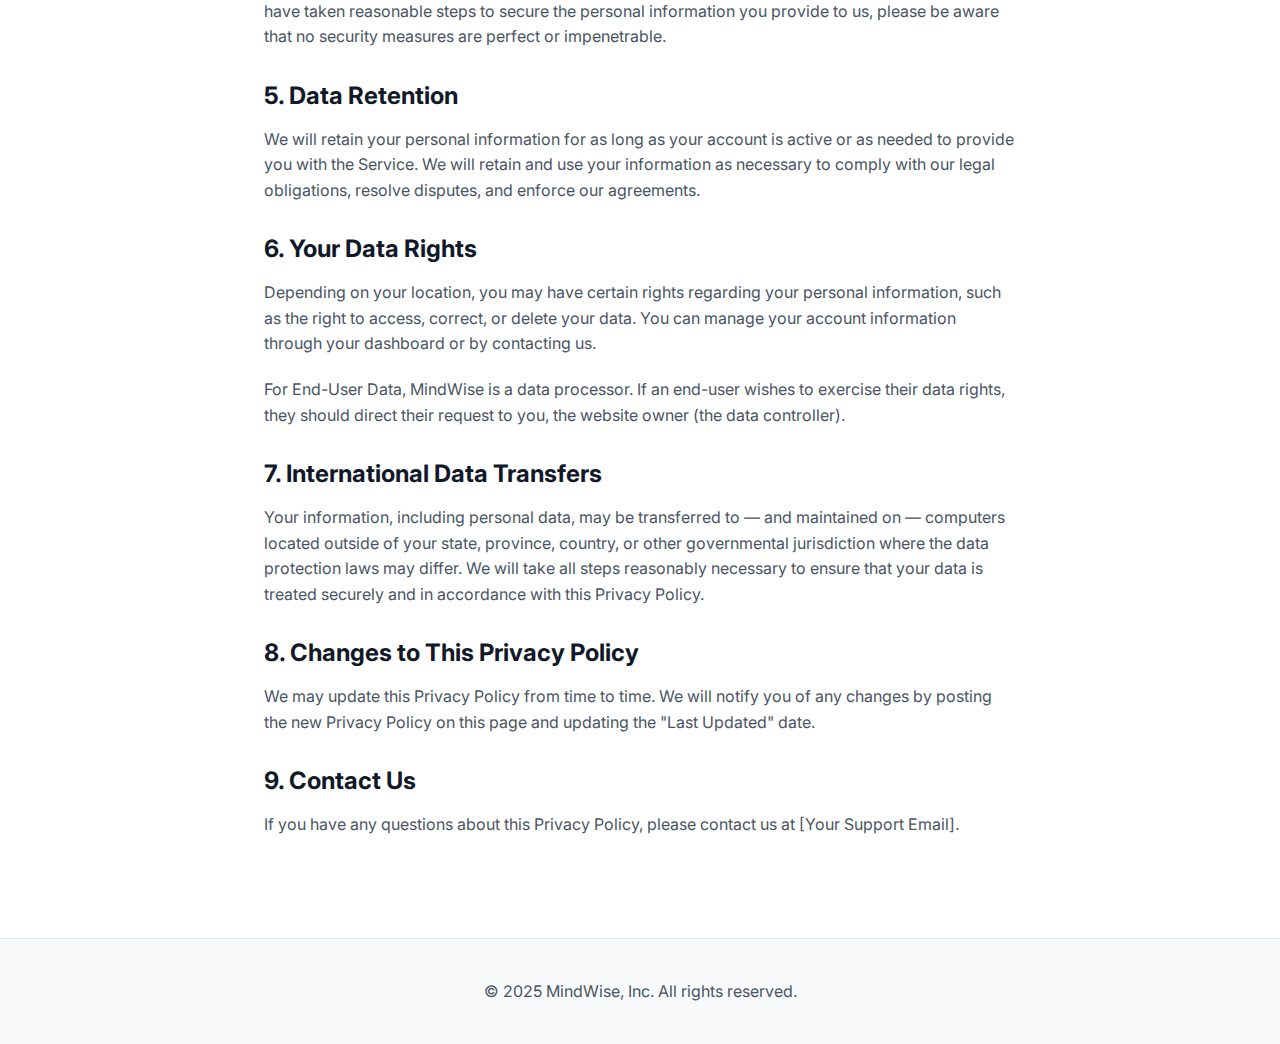
<file: privacy.html>
<!DOCTYPE html>
<html lang="en">
<head>
    <meta charset="UTF-8">
    <meta name="viewport" content="width=device-width, initial-scale=1.0">
    <title>Privacy Policy - MindWise</title>
    <link rel="apple-touch-icon" sizes="180x180" href="/apple-touch-icon.png">
    <link rel="icon" type="image/png" sizes="32x32" href="/favicon-32x32.png">
    <link rel="icon" type="image/png" sizes="16x16" href="/favicon-16x16.png">
    <link rel="manifest" href="/site.webmanifest"> 
    <link rel="preconnect" href="https://fonts.googleapis.com">
    <link rel="preconnect" href="https://fonts.gstatic.com" crossorigin>
    <link href="https://fonts.googleapis.com/css2?family=Inter:wght@400;500;600;700&display=swap" rel="stylesheet">
    <style>
        :root {
            --primary-purple: #7C3AED;
            --background-white: #FFFFFF;
            --background-light-gray: #F9FAFB;
            --text-primary: #111827;
            --text-secondary: #4B5563;
            --border-light: #E5E7EB;
            --font-family-sans: 'Inter', sans-serif;
        }
        * { margin: 0; padding: 0; box-sizing: border-box; }
        body { font-family: var(--font-family-sans); background-color: var(--background-white); color: var(--text-primary); line-height: 1.6; }
        .container { max-width: 1100px; margin: 0 auto; padding: 0 24px; }
        h1, h2, h3 { font-weight: 700; line-height: 1.2; color: var(--text-primary); }
        h1 { font-size: 2.75rem; }
        h2 { font-size: 1.5rem; }
        h3 { font-size: 1.25rem; }
        p { color: var(--text-secondary); margin-bottom: 1.25rem; }
        a { color: var(--primary-purple); text-decoration: none; font-weight: 500; }
        a:hover { text-decoration: underline; }
        .main-header { padding: 24px 0; border-bottom: 1px solid var(--border-light); }
        .main-header .container { display: flex; justify-content: space-between; align-items: center; }
        .main-header .logo { font-size: 1.75rem; font-weight: 700; color: var(--text-primary); }
        .cta-button-header { background-color: var(--primary-purple); color: #fff; padding: 10px 20px; border-radius: 6px; font-weight: 500; transition: background-color 0.3s ease; }
        .cta-button-header:hover { background-color: #6D28D9; text-decoration: none; }
        .legal-section { padding: 80px 0; }
        .legal-content { max-width: 800px; margin: 0 auto; }
        .legal-content h1 { margin-bottom: 8px; }
        .legal-content .last-updated { font-size: 1rem; font-weight: 500; color: var(--text-secondary); margin-bottom: 48px; border-bottom: 1px solid var(--border-light); padding-bottom: 24px; }
        .legal-content h2 { margin-top: 32px; margin-bottom: 16px; }
        .main-footer { background-color: var(--background-light-gray); border-top: 1px solid var(--border-light); padding: 40px 0; text-align: center; }
        .main-footer p { color: var(--text-secondary); margin: 0; }
    </style>
</head>
<body>

    <header class="main-header">
        <div class="container">
            <div class="logo">MindWise</div>
            <a href="/register" class="cta-button-header">Get Started</a>
        </div>
    </header>

    <main>
        <section class="legal-section">
            <div class="container legal-content">

                <h1>Privacy Policy</h1>
                <h2 class="last-updated">Last Updated: August 18, 2025</h2>

                <p>MindWise ("we," "us," or "our") is committed to protecting your privacy. This Privacy Policy explains how we collect, use, disclose, and safeguard your information when you use our website, getmindwise.com, and our AI chatbot services (collectively, the "Service").</p>

                <h2>1. Information We Collect</h2>
                <p>We may collect information about you in a variety of ways. The information we may collect includes:</p>
                
                <h3>a) Personal Data of Our Customers:</h3>
                <p>When you register for an account, we collect personal information, such as your name, email address, and company information. When you subscribe, we use a third-party payment processor (e.g., Stripe) to collect your payment information. We do not store your full credit card details.</p>
                
                <h3>b) Information Processed on Behalf of Our Customers:</h3>
                <p>We act as a "data processor" for the information you provide to train your AI chatbot. This includes the content of your website ("Training Data") and the questions and interactions that end-users have with your chatbot ("End-User Data"). You are the "data controller" of this information.</p>
                
                <h3>c) Information Collected for Support:</h3>
                <p>We may collect personal information, such as your name and email address, when you contact us for customer support.</p>

                <h2>2. How We Use Your Information</h2>
                <p>We use the information we collect for the following purposes:</p>
                <ul>
                    <li>To create and manage your account.</li>
                    <li>To provide, operate, and maintain the Service.</li>
                    <li>To process your payments and subscriptions.</li>
                    <li>To respond to your comments, questions, and provide customer service.</li>
                    <li>To monitor and analyze usage and trends to improve your experience with the Service.</li>
                </ul>
                <p>Your Training Data and End-User Data are used exclusively to provide and maintain the chatbot service for you and your website. We do not use your specific Training Data or End-User Data to train AI models for other customers.</p>

                <h2>3. How We Share Your Information</h2>
                <p>We do not sell, trade, rent, or otherwise share your personal information for marketing purposes. We may share information with third-party vendors and service providers who perform services for us (our "sub-processors"), such as:</p>
                <ul>
                    <li>Payment Processors (e.g., Stripe)</li>
                    <li>Cloud Hosting Providers (e.g., AWS, Google Cloud)</li>
                </ul>
                <p>We ensure that these third parties are contractually obligated to safeguard your data and use it only for the services they provide to us.</p>

                <h2>4. Data Security</h2>
                <p>We use administrative, technical, and physical security measures to help protect your personal information. We use industry-standard encryption to protect your data in transit and at rest. While we have taken reasonable steps to secure the personal information you provide to us, please be aware that no security measures are perfect or impenetrable.</p>

                <h2>5. Data Retention</h2>
                <p>We will retain your personal information for as long as your account is active or as needed to provide you with the Service. We will retain and use your information as necessary to comply with our legal obligations, resolve disputes, and enforce our agreements.</p>

                <h2>6. Your Data Rights</h2>
                <p>Depending on your location, you may have certain rights regarding your personal information, such as the right to access, correct, or delete your data. You can manage your account information through your dashboard or by contacting us.</p>
                <p>For End-User Data, MindWise is a data processor. If an end-user wishes to exercise their data rights, they should direct their request to you, the website owner (the data controller).</p>

                <h2>7. International Data Transfers</h2>
                <p>Your information, including personal data, may be transferred to — and maintained on — computers located outside of your state, province, country, or other governmental jurisdiction where the data protection laws may differ. We will take all steps reasonably necessary to ensure that your data is treated securely and in accordance with this Privacy Policy.</p>

                <h2>8. Changes to This Privacy Policy</h2>
                <p>We may update this Privacy Policy from time to time. We will notify you of any changes by posting the new Privacy Policy on this page and updating the "Last Updated" date.</p>

                <h2>9. Contact Us</h2>
                <p>If you have any questions about this Privacy Policy, please contact us at [Your Support Email].</p>

            </div>
        </section>
    </main>

    <footer class="main-footer">
        <div class="container">
            <p>© 2025 MindWise, Inc. All rights reserved.</p>
        </div>
    </footer>

</body>
</html>
</file>
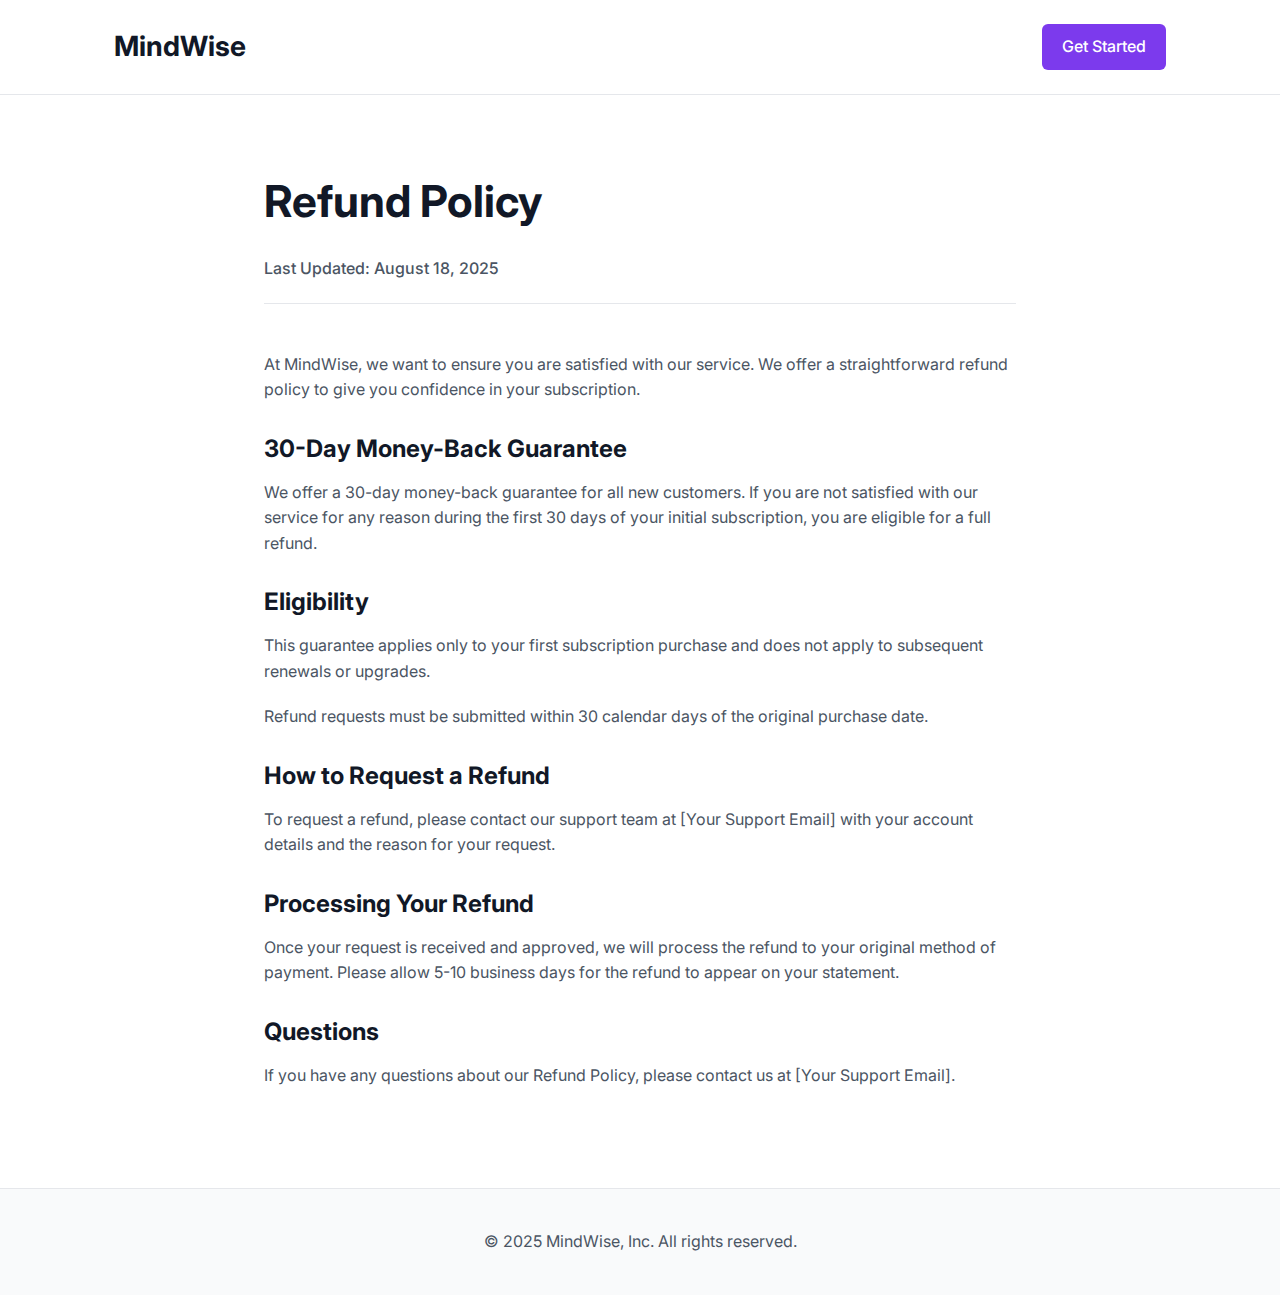
<file: refund.html>
<!DOCTYPE html>
<html lang="en">
<head>
    <meta charset="UTF-8">
    <meta name="viewport" content="width=device-width, initial-scale=1.0">
    <title>Refund Policy - MindWise</title>
    <link rel="apple-touch-icon" sizes="180x180" href="/apple-touch-icon.png">
    <link rel="icon" type="image/png" sizes="32x32" href="/favicon-32x32.png">
    <link rel="icon" type="image/png" sizes="16x16" href="/favicon-16x16.png">
    <link rel="manifest" href="/site.webmanifest"> 
    <link rel="preconnect" href="https://fonts.googleapis.com">
    <link rel="preconnect" href="https://fonts.gstatic.com" crossorigin>
    <link href="https://fonts.googleapis.com/css2?family=Inter:wght@400;500;600;700&display=swap" rel="stylesheet">
    <style>
        :root {
            --primary-purple: #7C3AED;
            --background-white: #FFFFFF;
            --background-light-gray: #F9FAFB;
            --text-primary: #111827;
            --text-secondary: #4B5563;
            --border-light: #E5E7EB;
            --font-family-sans: 'Inter', sans-serif;
        }
        * { margin: 0; padding: 0; box-sizing: border-box; }
        body { font-family: var(--font-family-sans); background-color: var(--background-white); color: var(--text-primary); line-height: 1.6; }
        .container { max-width: 1100px; margin: 0 auto; padding: 0 24px; }
        h1, h2, h3 { font-weight: 700; line-height: 1.2; color: var(--text-primary); }
        h1 { font-size: 2.75rem; }
        h2 { font-size: 1.5rem; }
        h3 { font-size: 1.25rem; }
        p { color: var(--text-secondary); margin-bottom: 1.25rem; }
        a { color: var(--primary-purple); text-decoration: none; font-weight: 500; }
        a:hover { text-decoration: underline; }
        .main-header { padding: 24px 0; border-bottom: 1px solid var(--border-light); }
        .main-header .container { display: flex; justify-content: space-between; align-items: center; }
        .main-header .logo { font-size: 1.75rem; font-weight: 700; color: var(--text-primary); }
        .cta-button-header { background-color: var(--primary-purple); color: #fff; padding: 10px 20px; border-radius: 6px; font-weight: 500; transition: background-color 0.3s ease; }
        .cta-button-header:hover { background-color: #6D28D9; text-decoration: none; }
        .legal-section { padding: 80px 0; }
        .legal-content { max-width: 800px; margin: 0 auto; }
        .legal-content h1 { margin-bottom: 8px; }
        .legal-content .last-updated { font-size: 1rem; font-weight: 500; color: var(--text-secondary); margin-bottom: 48px; border-bottom: 1px solid var(--border-light); padding-bottom: 24px; }
        .legal-content h2 { margin-top: 32px; margin-bottom: 16px; }
        .main-footer { background-color: var(--background-light-gray); border-top: 1px solid var(--border-light); padding: 40px 0; text-align: center; }
        .main-footer p { color: var(--text-secondary); margin: 0; }
    </style>
</head>
<body>

    <header class="main-header">
        <div class="container">
            <div class="logo">MindWise</div>
            <a href="/register" class="cta-button-header">Get Started</a>
        </div>
    </header>

    <main>
        <section class="legal-section">
            <div class="container legal-content">

                <h1>Refund Policy</h1>
                <h2 class="last-updated">Last Updated: August 18, 2025</h2>
                
                <p>At MindWise, we want to ensure you are satisfied with our service. We offer a straightforward refund policy to give you confidence in your subscription.</p>

                <h2>30-Day Money-Back Guarantee</h2>
                <p>We offer a 30-day money-back guarantee for all new customers. If you are not satisfied with our service for any reason during the first 30 days of your initial subscription, you are eligible for a full refund.</p>

                <h2>Eligibility</h2>
                <p>This guarantee applies only to your first subscription purchase and does not apply to subsequent renewals or upgrades.</p>
                <p>Refund requests must be submitted within 30 calendar days of the original purchase date.</p>

                <h2>How to Request a Refund</h2>
                <p>To request a refund, please contact our support team at [Your Support Email] with your account details and the reason for your request.</p>

                <h2>Processing Your Refund</h2>
                <p>Once your request is received and approved, we will process the refund to your original method of payment. Please allow 5-10 business days for the refund to appear on your statement.</p>

                <h2>Questions</h2>
                <p>If you have any questions about our Refund Policy, please contact us at [Your Support Email].</p>

            </div>
        </section>
    </main>

    <footer class="main-footer">
        <div class="container">
            <p>© 2025 MindWise, Inc. All rights reserved.</p>
        </div>
    </footer>

</body>
</html>
</file>
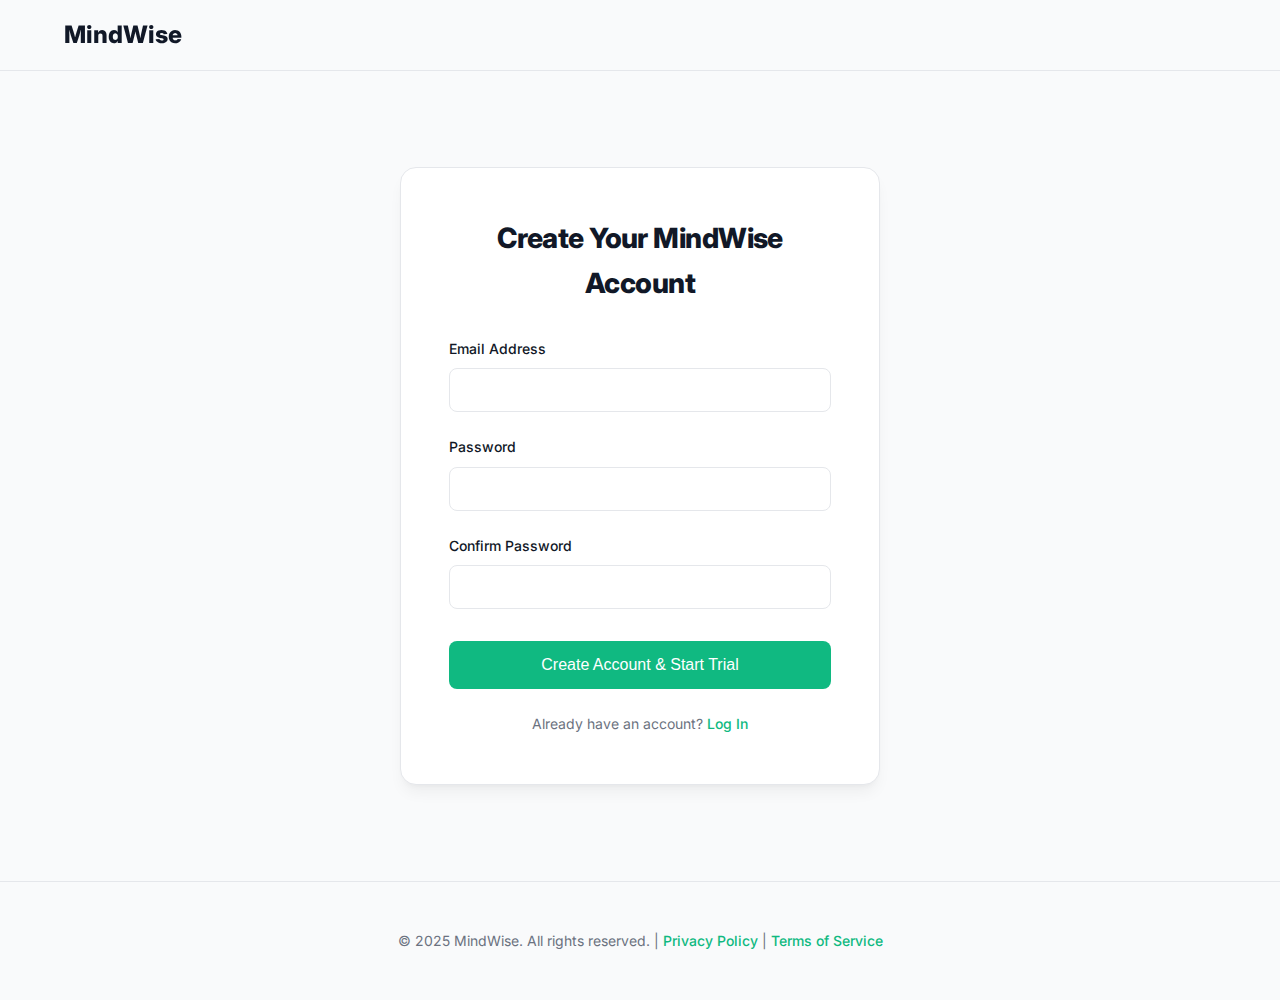
<file: register.html>
<!DOCTYPE html>
<html lang="en">
<head>
    <meta charset="UTF-8">
    <meta name="viewport" content="width=device-width, initial-scale=1.0">
    <title>Create Your Account | MindWise</title>
    <link rel="apple-touch-icon" sizes="180x180" href="/apple-touch-icon.png">
    <link rel="icon" type="image/png" sizes="32x32" href="/favicon-32x32.png">
    <link rel="icon" type="image/png" sizes="16x16" href="/favicon-16x16.png">
    <link rel="manifest" href="/site.webmanifest"> 
    <link rel="preconnect" href="https://fonts.googleapis.com">
    <link rel="preconnect" href="https://fonts.gstatic.com" crossorigin>
    <link href="https://fonts.googleapis.com/css2?family=Inter:wght@400;500;700;800&display=swap" rel="stylesheet">
    <style>
        /* ---------------------------------- */
        /* ----- Global Styles & Reset ---- */
        /* ---------------------------------- */
        :root {
            --bg-main: #F9FAFB;
            --text-primary: #111827;
            --text-secondary: #6B7280;
            --accent-primary: #10B981;
            --accent-primary-hover: #059669;
            --border-color: #E5E7EB;
            --card-bg: #FFFFFF;
        }

        * {
            margin: 0;
            padding: 0;
            box-sizing: border-box;
        }

        html {
            scroll-behavior: smooth;
        }

        body {
            font-family: 'Inter', -apple-system, BlinkMacSystemFont, "Segoe UI", Roboto, Helvetica, Arial, sans-serif;
            background-color: var(--bg-main);
            color: var(--text-primary);
            line-height: 1.6;
            -webkit-font-smoothing: antialiased;
            -moz-osx-font-smoothing: grayscale;
        }

        /* ---------------------------------- */
        /* ----- Layout & Containers ------ */
        /* ---------------------------------- */
        .container {
            max-width: 1200px;
            margin-left: auto;
            margin-right: auto;
            padding-left: 24px;
            padding-right: 24px;
        }

        main > section {
            padding: 96px 0;
        }
        
        .section-centered {
            display: flex;
            flex-direction: column;
            align-items: center;
            text-align: center;
        }

        /* ---------------------------------- */
        /* ----- Typography --------------- */
        /* ---------------------------------- */
        h1, h2, h3, h4 {
            font-weight: 800;
            letter-spacing: -0.02em;
            color: var(--text-primary);
        }

        h2 {
            font-size: 36px;
            margin-bottom: 48px;
        }

        p {
            color: var(--text-secondary);
            font-size: 18px;
            max-width: 650px;
        }

        a {
            color: var(--accent-primary);
            text-decoration: none;
            transition: color 0.2s ease;
            font-weight: 500;
        }

        a:hover {
            color: var(--accent-primary-hover);
            text-decoration: underline;
        }

        /* ---------------------------------- */
        /* ----- Components --------------- */
        /* ---------------------------------- */
        .btn {
            display: inline-block;
            font-size: 16px;
            font-weight: 500;
            padding: 14px 28px;
            border-radius: 8px;
            text-decoration: none;
            cursor: pointer;
            border: 1px solid transparent;
            transition: all 0.2s ease-in-out;
            width: 100%;
        }

        .btn-primary {
            background-color: var(--accent-primary);
            color: #FFFFFF;
        }

        .btn-primary:hover {
            background-color: var(--accent-primary-hover);
            color: #FFFFFF;
            transform: translateY(-2px);
            box-shadow: 0 4px 12px rgba(0,0,0,0.1);
        }
        
        /* ---------------------------------- */
        /* ----- Header / Navigation ------ */
        /* ---------------------------------- */
        .main-header {
            background-color: rgba(249, 250, 251, 0.8);
            backdrop-filter: blur(10px);
            -webkit-backdrop-filter: blur(10px);
            padding: 16px 0;
            border-bottom: 1px solid var(--border-color);
        }

        .main-header .container {
            display: flex;
            justify-content: space-between;
            align-items: center;
        }

        .logo {
            font-weight: 800;
            font-size: 24px;
            color: var(--text-primary);
        }
        
        .logo:hover {
            text-decoration: none;
        }
        
        /* ---------------------------------- */
        /* ----- Auth Forms --------------- */
        /* ---------------------------------- */
        .auth-card {
            background-color: var(--card-bg);
            border: 1px solid var(--border-color);
            border-radius: 16px;
            padding: 48px;
            max-width: 480px;
            width: 100%;
            text-align: left;
            box-shadow: 0 10px 15px -3px rgba(0, 0, 0, 0.05), 0 4px 6px -4px rgba(0, 0, 0, 0.05);
        }

        .auth-card h2 {
            font-size: 28px;
            text-align: center;
            margin-bottom: 32px;
        }

        .form-group {
            margin-bottom: 24px;
        }

        .form-group label {
            display: block;
            font-size: 14px;
            font-weight: 500;
            color: var(--text-primary);
            margin-bottom: 8px;
        }

        .form-group input {
            width: 100%;
            padding: 12px 16px;
            font-size: 16px;
            border: 1px solid var(--border-color);
            border-radius: 8px;
            transition: border-color 0.2s ease, box-shadow 0.2s ease;
        }

        .form-group input:focus {
            outline: none;
            border-color: var(--accent-primary);
            box-shadow: 0 0 0 3px rgba(16, 185, 129, 0.2);
        }
        
        .form-footer-link {
            text-align: center;
            margin-top: 24px;
            font-size: 14px;
            color: var(--text-secondary);
        }

        /* ---------------------------------- */
        /* ----- Footer ------------------- */
        /* ---------------------------------- */
        .main-footer {
            padding: 48px 0;
            border-top: 1px solid var(--border-color);
            text-align: center;
        }
        
        .main-footer p {
            font-size: 14px;
            color: var(--text-secondary);
            margin: 0 auto;
        }
    </style>
</head>
<body>

    <header class="main-header">
        <div class="container">
            <a href="index.html" class="logo">MindWise</a>
        </div>
    </header>

    <main>
        <section class="auth-section section-centered">
            <div class="container">
                <div class="auth-card">
                    <h2>Create Your MindWise Account</h2>
                    <form method="POST" action="https://innovatelead-api.onrender.com/register">
                        <div class="form-group">
                            <label for="email">Email Address</label>
                            <input type="email" id="email" name="email" required>
                        </div>
                        <div class="form-group">
                            <label for="password">Password</label>
                            <input type="password" id="password" name="password" required>
                        </div>
                        <div class="form-group">
                            <label for="confirm-password">Confirm Password</label>
                            <input type="password" id="confirm-password" name="confirm-password" required>
                        </div>
                        <div class="form-group" style="margin-top: 32px;">
                            <button type="submit" class="btn btn-primary">Create Account & Start Trial</button>
                        </div>
                    <p class="form-footer-link">
                        Already have an account? <a href="login.html">Log In</a>
                    </p>
                </div>
            </div>
        </section>
    </main>

    <footer class="main-footer">
        <div class="container">
            <p>© 2025 MindWise. All rights reserved. | <a href="privacy.html">Privacy Policy</a> | <a href="terms.html">Terms of Service</a></p>
        </div>
    </footer>

</body>
</html>
</file>
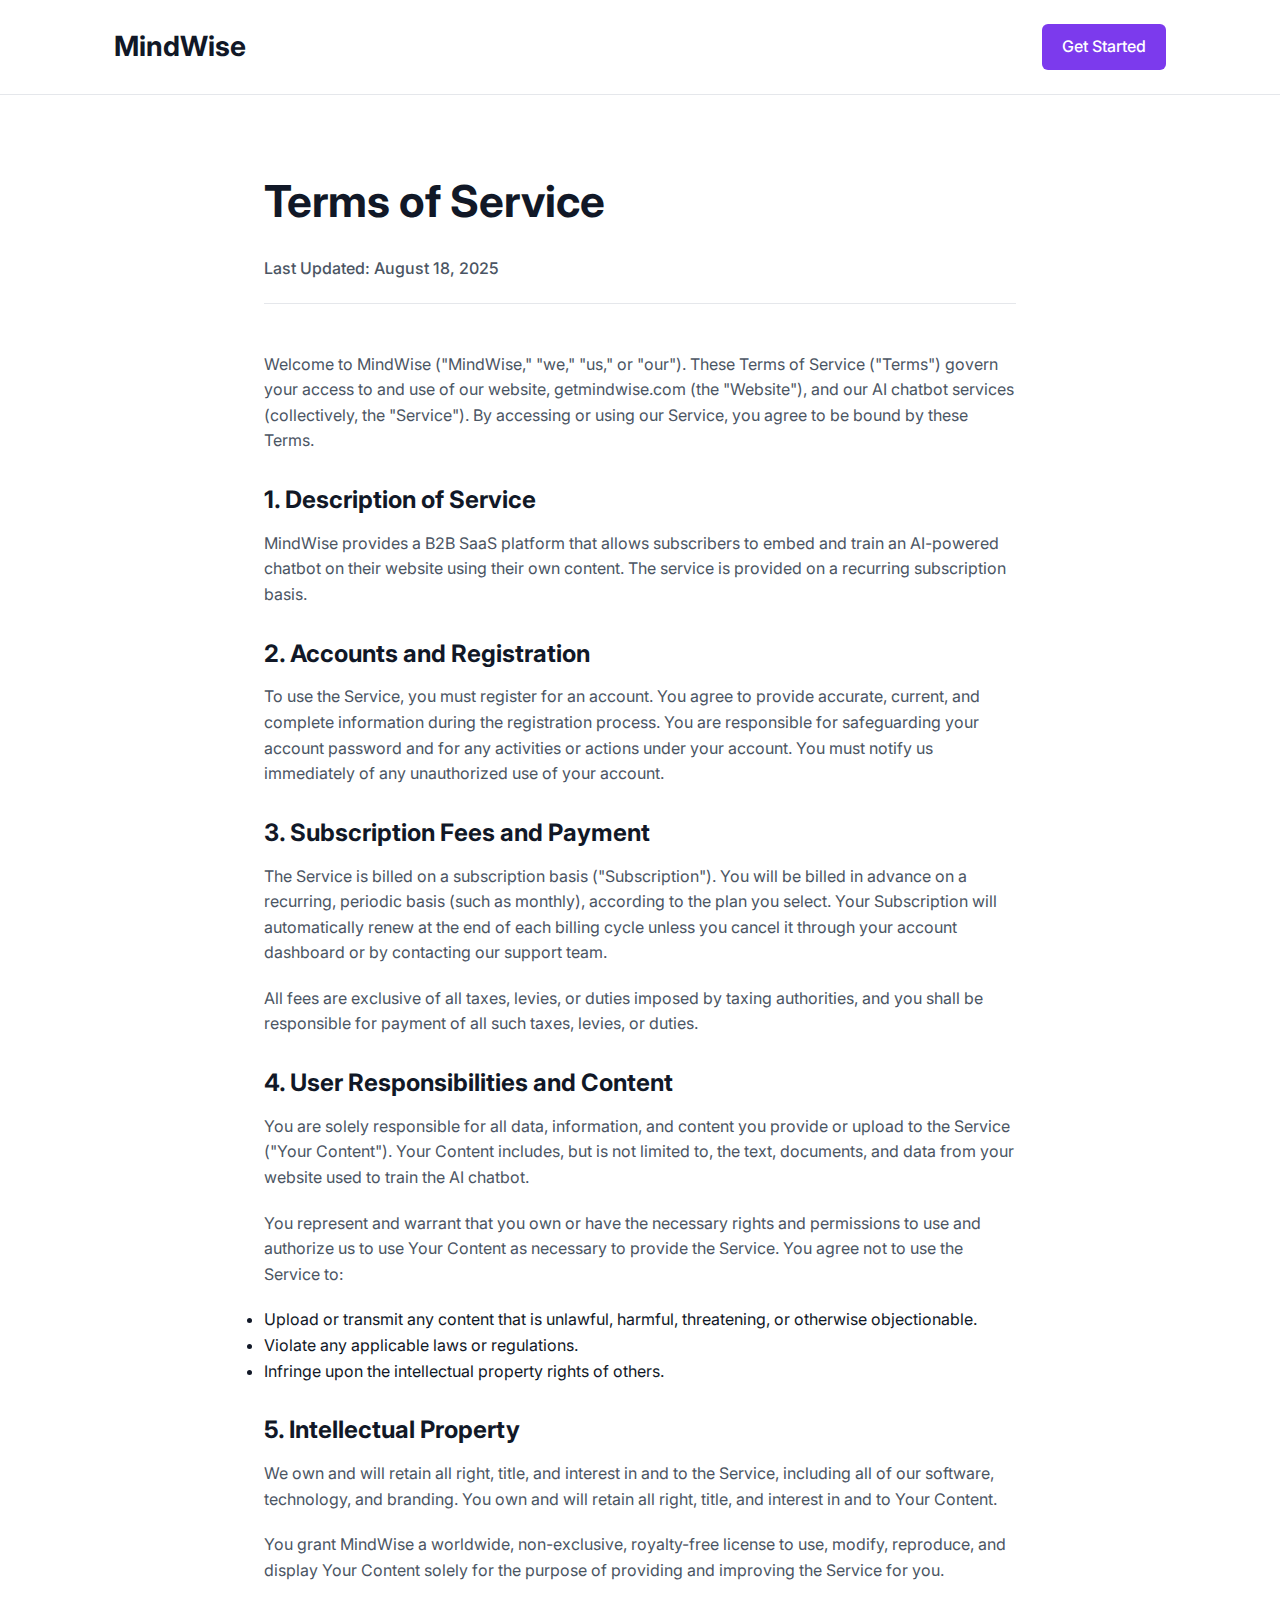
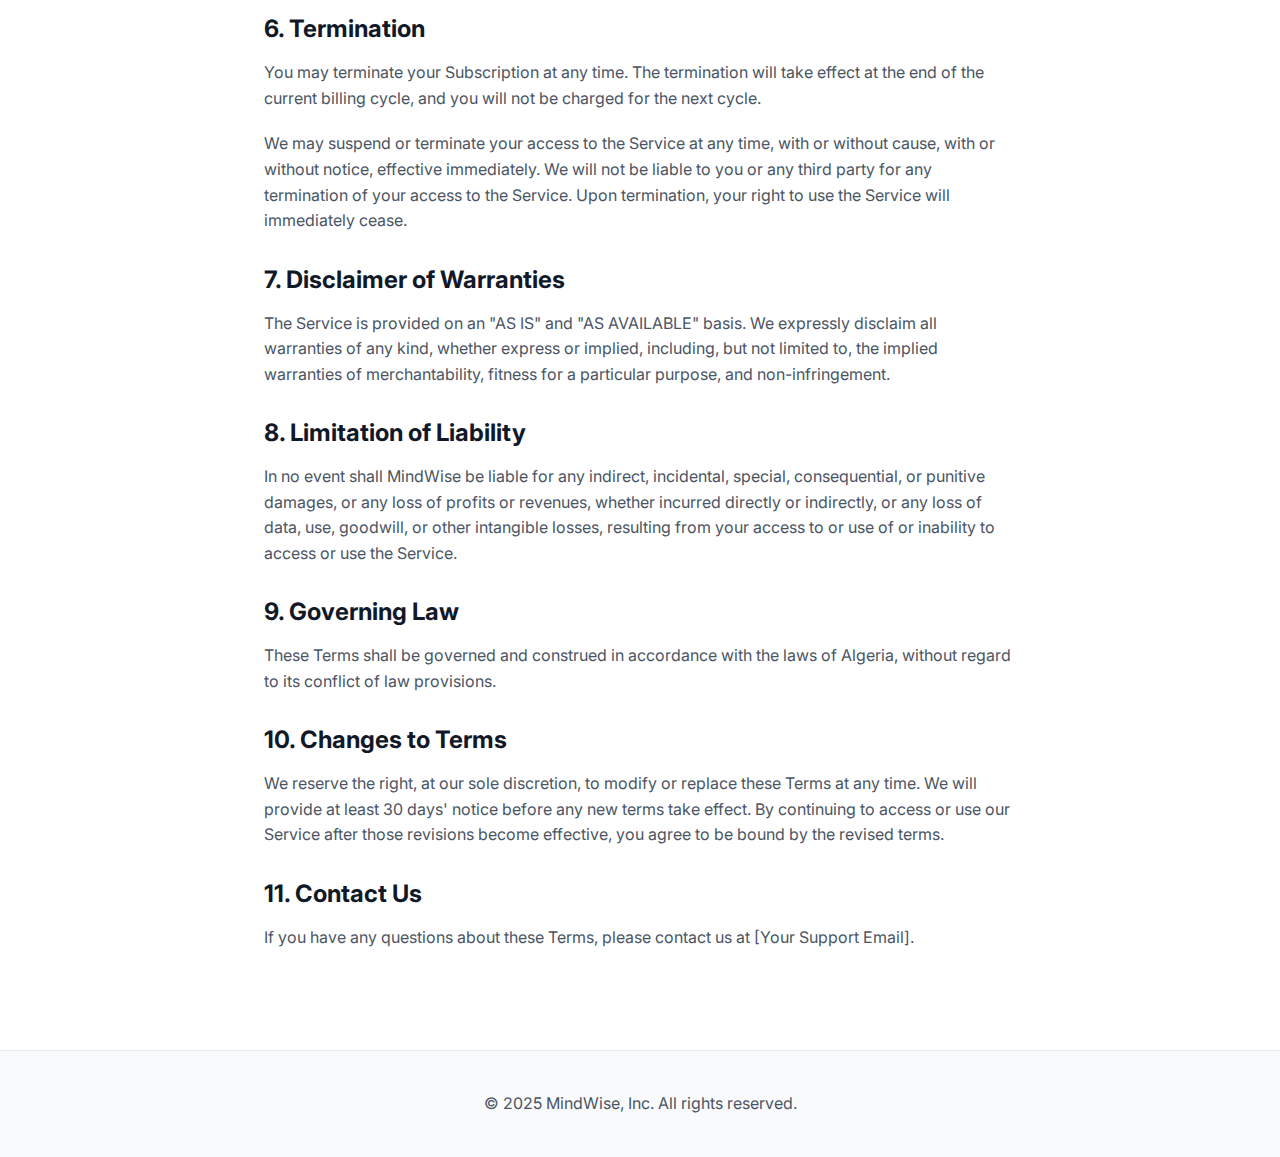
<file: terms.html>
<!DOCTYPE html>
<html lang="en">
<head>
    <meta charset="UTF-8">
    <meta name="viewport" content="width=device-width, initial-scale=1.0">
    <title>Terms of Service - MindWise</title>
    <link rel="apple-touch-icon" sizes="180x180" href="/apple-touch-icon.png">
    <link rel="icon" type="image/png" sizes="32x32" href="/favicon-32x32.png">
    <link rel="icon" type="image/png" sizes="16x16" href="/favicon-16x16.png">
    <link rel="manifest" href="/site.webmanifest"> 
    <link rel="preconnect" href="https://fonts.googleapis.com">
    <link rel="preconnect" href="https://fonts.gstatic.com" crossorigin>
    <link href="https://fonts.googleapis.com/css2?family=Inter:wght@400;500;600;700&display=swap" rel="stylesheet">
    <style>
        :root {
            --primary-purple: #7C3AED;
            --background-white: #FFFFFF;
            --background-light-gray: #F9FAFB;
            --text-primary: #111827;
            --text-secondary: #4B5563;
            --border-light: #E5E7EB;
            --font-family-sans: 'Inter', sans-serif;
        }
        * { margin: 0; padding: 0; box-sizing: border-box; }
        body { font-family: var(--font-family-sans); background-color: var(--background-white); color: var(--text-primary); line-height: 1.6; }
        .container { max-width: 1100px; margin: 0 auto; padding: 0 24px; }
        h1, h2, h3 { font-weight: 700; line-height: 1.2; color: var(--text-primary); }
        h1 { font-size: 2.75rem; }
        h2 { font-size: 1.5rem; }
        h3 { font-size: 1.25rem; }
        p { color: var(--text-secondary); margin-bottom: 1.25rem; }
        a { color: var(--primary-purple); text-decoration: none; font-weight: 500; }
        a:hover { text-decoration: underline; }
        .main-header { padding: 24px 0; border-bottom: 1px solid var(--border-light); }
        .main-header .container { display: flex; justify-content: space-between; align-items: center; }
        .main-header .logo { font-size: 1.75rem; font-weight: 700; color: var(--text-primary); }
        .cta-button-header { background-color: var(--primary-purple); color: #fff; padding: 10px 20px; border-radius: 6px; font-weight: 500; transition: background-color 0.3s ease; }
        .cta-button-header:hover { background-color: #6D28D9; text-decoration: none; }
        .legal-section { padding: 80px 0; }
        .legal-content { max-width: 800px; margin: 0 auto; }
        .legal-content h1 { margin-bottom: 8px; }
        .legal-content .last-updated { font-size: 1rem; font-weight: 500; color: var(--text-secondary); margin-bottom: 48px; border-bottom: 1px solid var(--border-light); padding-bottom: 24px; }
        .legal-content h2 { margin-top: 32px; margin-bottom: 16px; }
        .main-footer { background-color: var(--background-light-gray); border-top: 1px solid var(--border-light); padding: 40px 0; text-align: center; }
        .main-footer p { color: var(--text-secondary); margin: 0; }
    </style>
</head>
<body>

    <header class="main-header">
        <div class="container">
            <div class="logo">MindWise</div>
            <a href="/register" class="cta-button-header">Get Started</a>
        </div>
    </header>

    <main>
        <section class="legal-section">
            <div class="container legal-content">

                <h1>Terms of Service</h1>
                <h2 class="last-updated">Last Updated: August 18, 2025</h2>
                
                <p>Welcome to MindWise ("MindWise," "we," "us," or "our"). These Terms of Service ("Terms") govern your access to and use of our website, getmindwise.com (the "Website"), and our AI chatbot services (collectively, the "Service"). By accessing or using our Service, you agree to be bound by these Terms.</p>

                <h2>1. Description of Service</h2>
                <p>MindWise provides a B2B SaaS platform that allows subscribers to embed and train an AI-powered chatbot on their website using their own content. The service is provided on a recurring subscription basis.</p>

                <h2>2. Accounts and Registration</h2>
                <p>To use the Service, you must register for an account. You agree to provide accurate, current, and complete information during the registration process. You are responsible for safeguarding your account password and for any activities or actions under your account. You must notify us immediately of any unauthorized use of your account.</p>

                <h2>3. Subscription Fees and Payment</h2>
                <p>The Service is billed on a subscription basis ("Subscription"). You will be billed in advance on a recurring, periodic basis (such as monthly), according to the plan you select. Your Subscription will automatically renew at the end of each billing cycle unless you cancel it through your account dashboard or by contacting our support team.</p>
                <p>All fees are exclusive of all taxes, levies, or duties imposed by taxing authorities, and you shall be responsible for payment of all such taxes, levies, or duties.</p>

                <h2>4. User Responsibilities and Content</h2>
                <p>You are solely responsible for all data, information, and content you provide or upload to the Service ("Your Content"). Your Content includes, but is not limited to, the text, documents, and data from your website used to train the AI chatbot.</p>
                <p>You represent and warrant that you own or have the necessary rights and permissions to use and authorize us to use Your Content as necessary to provide the Service. You agree not to use the Service to:</p>
                <ul>
                    <li>Upload or transmit any content that is unlawful, harmful, threatening, or otherwise objectionable.</li>
                    <li>Violate any applicable laws or regulations.</li>
                    <li>Infringe upon the intellectual property rights of others.</li>
                </ul>

                <h2>5. Intellectual Property</h2>
                <p>We own and will retain all right, title, and interest in and to the Service, including all of our software, technology, and branding. You own and will retain all right, title, and interest in and to Your Content.</p>
                <p>You grant MindWise a worldwide, non-exclusive, royalty-free license to use, modify, reproduce, and display Your Content solely for the purpose of providing and improving the Service for you.</p>

                <h2>6. Termination</h2>
                <p>You may terminate your Subscription at any time. The termination will take effect at the end of the current billing cycle, and you will not be charged for the next cycle.</p>
                <p>We may suspend or terminate your access to the Service at any time, with or without cause, with or without notice, effective immediately. We will not be liable to you or any third party for any termination of your access to the Service. Upon termination, your right to use the Service will immediately cease.</p>

                <h2>7. Disclaimer of Warranties</h2>
                <p>The Service is provided on an "AS IS" and "AS AVAILABLE" basis. We expressly disclaim all warranties of any kind, whether express or implied, including, but not limited to, the implied warranties of merchantability, fitness for a particular purpose, and non-infringement.</p>

                <h2>8. Limitation of Liability</h2>
                <p>In no event shall MindWise be liable for any indirect, incidental, special, consequential, or punitive damages, or any loss of profits or revenues, whether incurred directly or indirectly, or any loss of data, use, goodwill, or other intangible losses, resulting from your access to or use of or inability to access or use the Service.</p>

                <h2>9. Governing Law</h2>
                <p>These Terms shall be governed and construed in accordance with the laws of Algeria, without regard to its conflict of law provisions.</p>

                <h2>10. Changes to Terms</h2>
                <p>We reserve the right, at our sole discretion, to modify or replace these Terms at any time. We will provide at least 30 days' notice before any new terms take effect. By continuing to access or use our Service after those revisions become effective, you agree to be bound by the revised terms.</p>

                <h2>11. Contact Us</h2>
                <p>If you have any questions about these Terms, please contact us at [Your Support Email].</p>

            </div>
        </section>
    </main>

    <footer class="main-footer">
        <div class="container">
            <p>© 2025 MindWise, Inc. All rights reserved.</p>
        </div>
    </footer>

</body>
</html>
</file>
